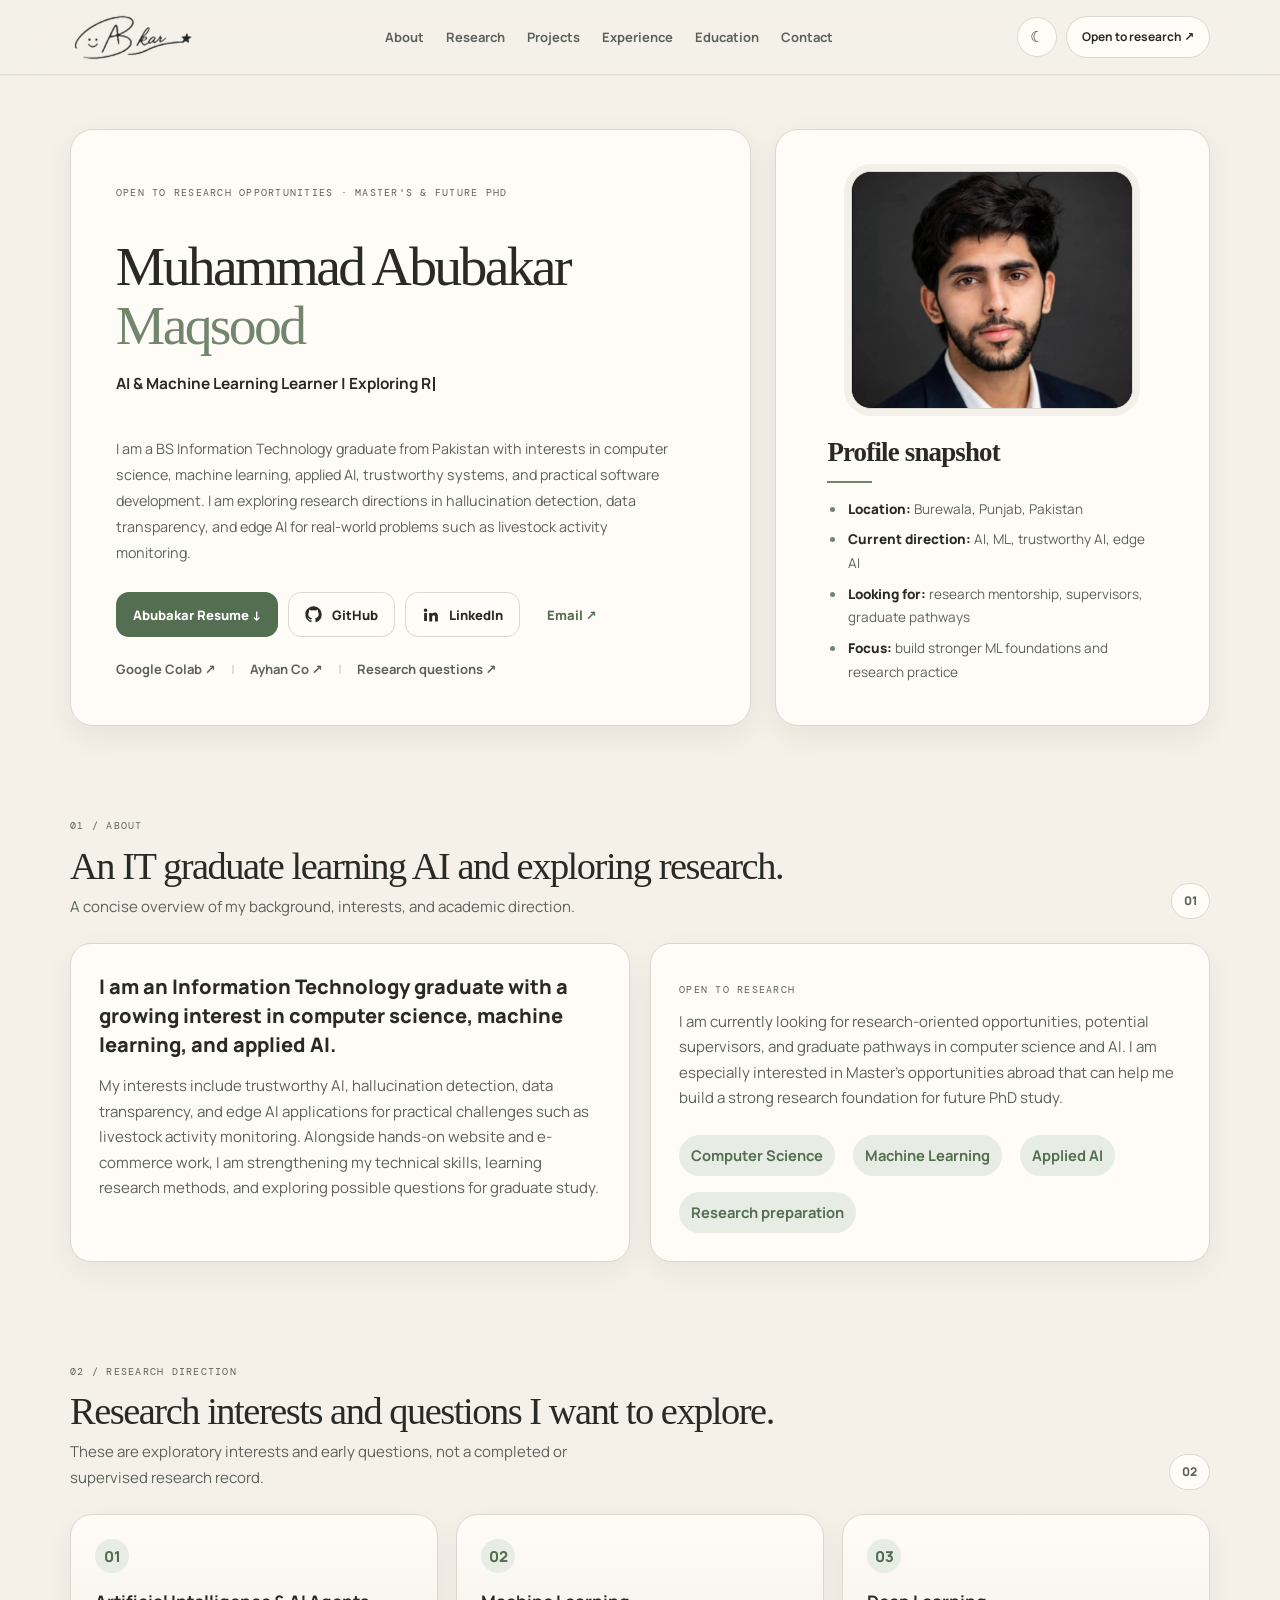
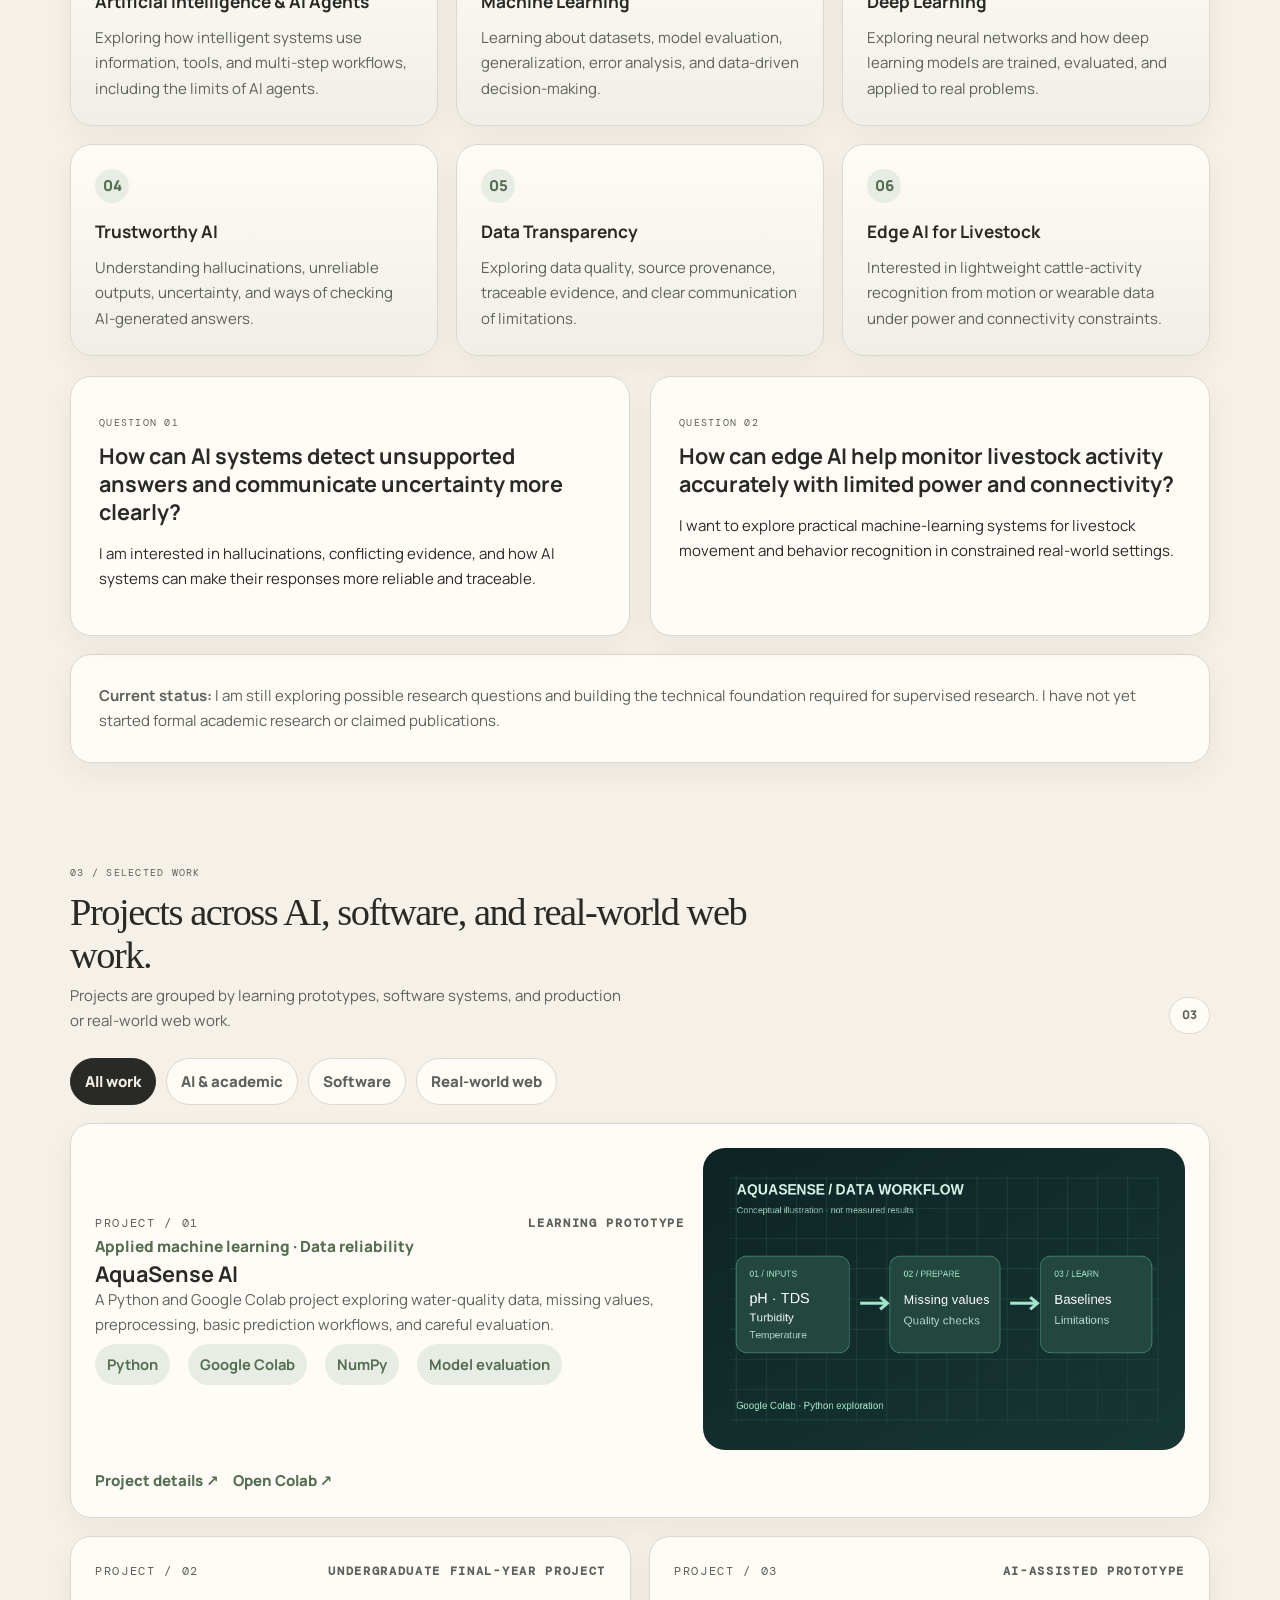
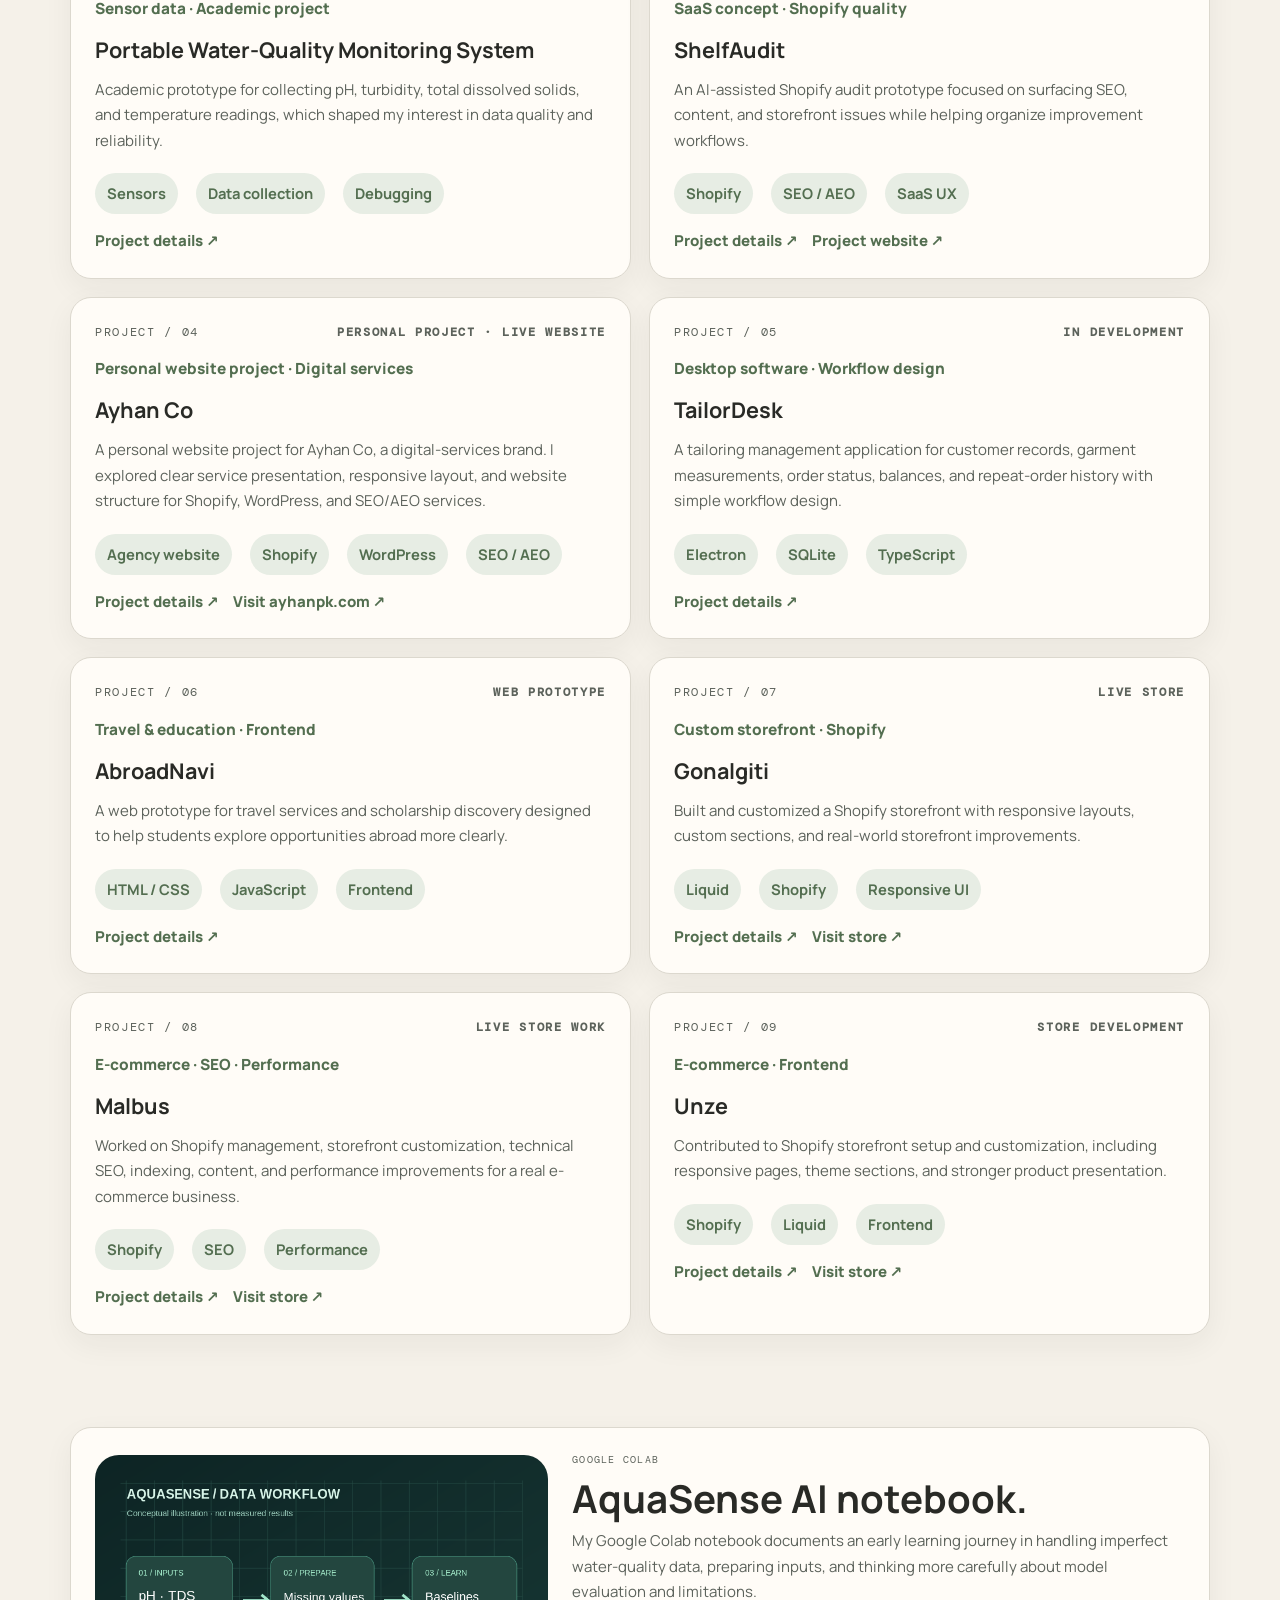
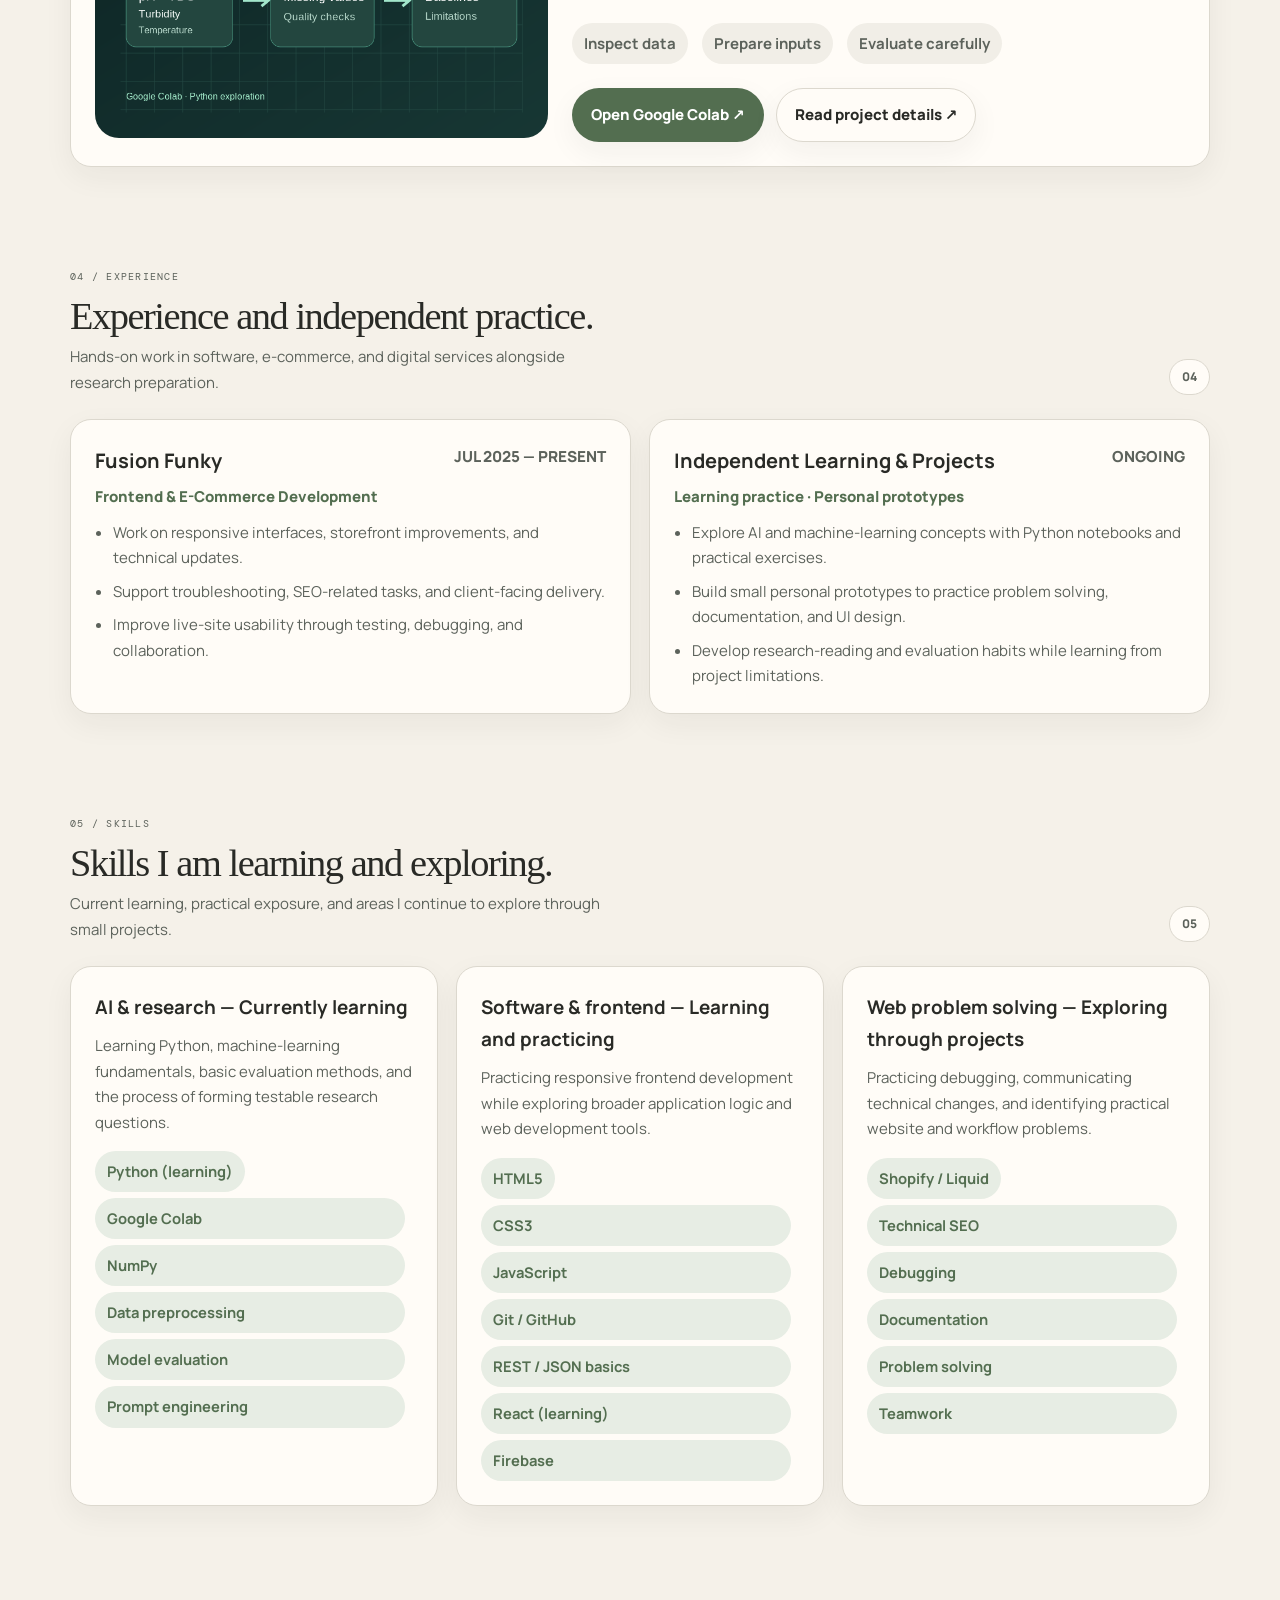
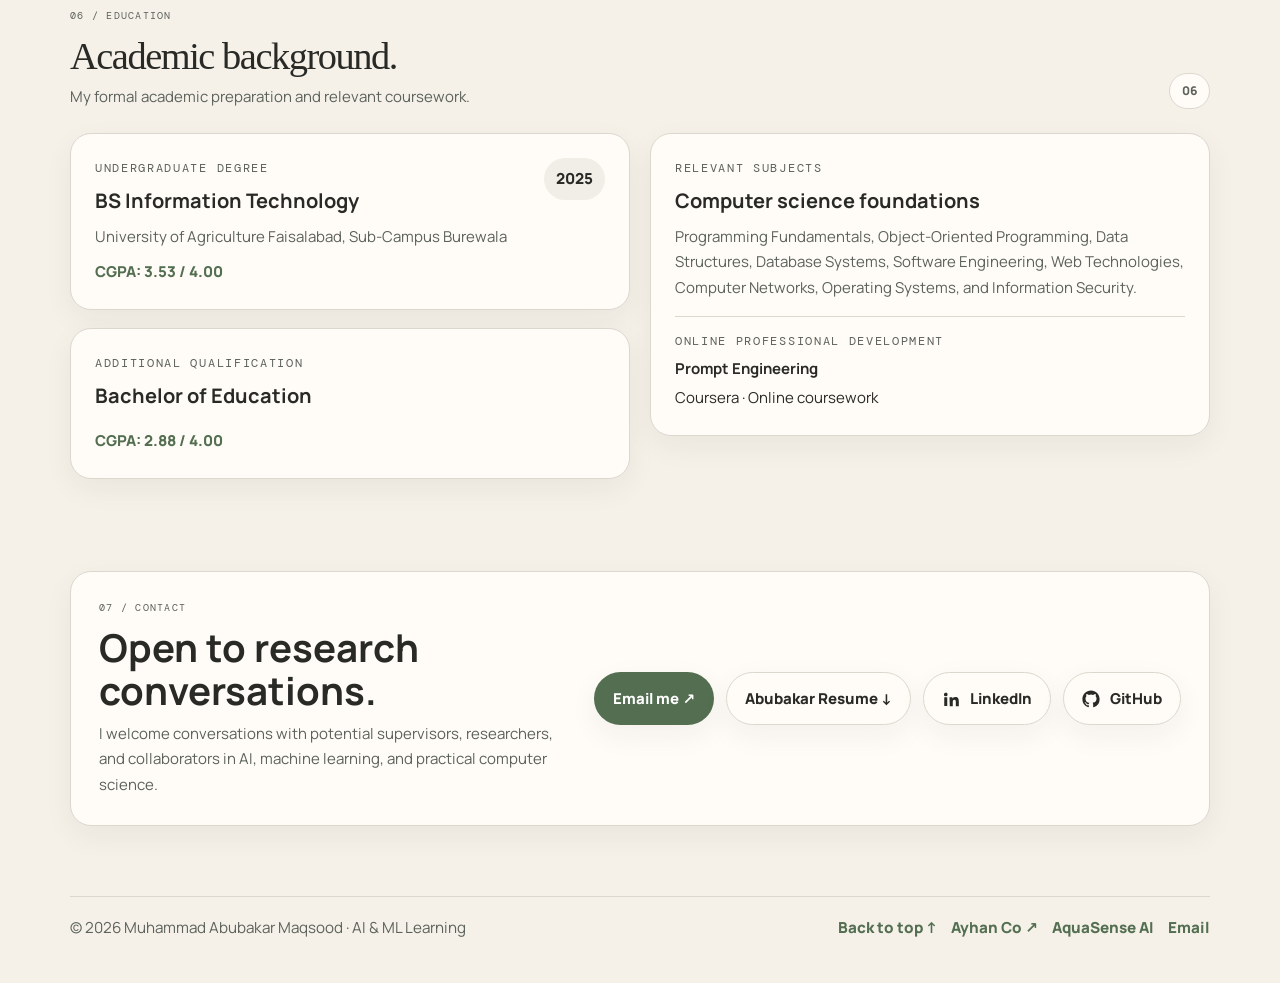
<file: index.html>
<!DOCTYPE html>

<html lang="en">
<head>
<meta charset="utf-8"/>
<meta content="width=device-width, initial-scale=1" name="viewport"/>
<meta content="#f5f1e9" name="theme-color"/>
<meta content="Muhammad Abubakar Maqsood — an Information Technology graduate learning AI and machine learning, exploring research, and interested in trustworthy AI, hallucination detection, data transparency, and edge AI for livestock activity monitoring." name="description"/>
<meta content="Muhammad Abubakar Maqsood" name="author"/>
<meta content="website" property="og:type"/>
<meta content="Muhammad Abubakar Maqsood | AI, ML &amp; Computer Science Portfolio" property="og:title"/>
<meta content="AI &amp; Machine Learning Learner | Exploring Research | Web Development. Open to graduate research opportunities." property="og:description"/>
<meta content="https://abubakar-maqsood.github.io/" property="og:url"/>
<meta content="https://abubakar-maqsood.github.io/static/assets/profile.webp" property="og:image"/>
<meta content="Portrait of Muhammad Abubakar Maqsood" property="og:image:alt"/>
<meta content="summary_large_image" name="twitter:card"/>
<link href="https://abubakar-maqsood.github.io/" rel="canonical"/>
<link href="https://fonts.googleapis.com" rel="preconnect"/>
<link crossorigin="" href="https://fonts.gstatic.com" rel="preconnect"/>
<link href="https://fonts.googleapis.com/css2?family=DM+Mono:wght@400;500&amp;family=Manrope:wght@400;500;600;700;800&amp;display=swap" rel="stylesheet"/>
<script>try{const t=localStorage.getItem('abk-theme-cream-v1');if(t==='dark'||t==='light')document.documentElement.setAttribute('data-theme',t)}catch(e){}</script>
<title>Muhammad Abubakar Maqsood | AI, ML &amp; Computer Science</title>
<script type="application/ld+json">{"@context":"https://schema.org","@type":"Person","name":"Muhammad Abubakar Maqsood","url":"https://abubakar-maqsood.github.io/","description":"BSIT graduate exploring machine learning, trustworthy AI, hallucination detection, data transparency, and edge AI for livestock activity monitoring.","sameAs":["https://github.com/abubakar-maqsood","https://www.linkedin.com/in/abu-ba-kar/"],"knowsAbout":["Machine learning","Applied AI","Trustworthy AI","Edge AI","Livestock activity monitoring","Software development"],"image":"https://abubakar-maqsood.github.io/static/assets/profile.webp"}</script>
<link href="/static/css/site.css" rel="stylesheet"/>
<link href="/favicon.svg" rel="icon" type="image/svg+xml"/>
<link href="/favicon.ico" rel="alternate icon" type="image/x-icon"/>
<link href="/icon-180.png" rel="apple-touch-icon" sizes="180x180"/>
</head>
<body data-backend="static">
<a class="skip-link" href="#main">Skip to content</a>
<header class="site-nav">
<nav aria-label="Main navigation" class="container nav-inner">
<a aria-label="Muhammad Abubakar Maqsood, home" class="brand" href="#top" title="Back to the portfolio homepage">
<img alt="Original handwritten Abubakar signature" class="logo-light-mode brand-mark" height="43" src="/static/assets/abubakar-github-signature-dark.png" width="104"/><img alt="" class="brand-mark logo-dark-mode" height="43" src="/static/assets/abubakar-github-signature-light.png" width="104"/>

</a>
<ul class="nav-links" id="nav-links">
<li><a href="#about">About</a></li>
<li><a href="#research">Research</a></li>
<li><a href="#projects">Projects</a></li>
<li><a href="#experience">Experience</a></li>
<li><a href="#education">Education</a></li>
<li><a href="#contact">Contact</a></li>
</ul>
<div class="nav-actions">
<button aria-label="Switch color theme" class="icon-button" id="theme-toggle" title="Switch color theme" type="button"><span aria-hidden="true" class="theme-icon">◐</span></button>
<a class="nav-connect" href="#contact">Open to research ↗</a>
<button aria-controls="nav-links" aria-expanded="false" aria-label="Open navigation menu" class="icon-button mobile-toggle" id="mobile-toggle" type="button"><span aria-hidden="true" id="menu-icon">☰</span></button>
</div>
</nav>
</header>
<main id="main">
<section aria-labelledby="hero-heading" class="hero" id="top">
<div class="container hero-inner">
<div class="hero-copy" data-reveal="">
<p class="eyebrow">OPEN TO RESEARCH OPPORTUNITIES · MASTER'S &amp; FUTURE PhD</p>
<h1 id="hero-heading">Muhammad Abubakar <span class="accent">Maqsood</span></h1>
<p aria-label="AI &amp; Machine Learning Learner | Exploring Research | Web Development" class="hero-role typewriter-role">
<span aria-hidden="true" class="typewriter-live"><span data-full-text="AI &amp; Machine Learning Learner | Exploring Research | Web Development" id="typewriter-text">AI &amp; Machine Learning Learner | Exploring Research | Web Development</span><span class="typewriter-caret"></span></span>
</p>
<p class="hero-intro">I am a BS Information Technology graduate from Pakistan with interests in computer science, machine learning, applied AI, trustworthy systems, and practical software development. I am exploring research directions in hallucination detection, data transparency, and edge AI for real-world problems such as livestock activity monitoring.</p>
<div class="button-row hero-buttons">
<a class="button button-primary" href="/static/docs/Abubakar%20Resume.pdf">Abubakar Resume ↓</a>
<a class="button button-ghost social-btn" href="https://github.com/abubakar-maqsood" rel="noopener noreferrer" target="_blank"><svg aria-hidden="true" viewbox="0 0 24 24"><path d="M12 .5C5.65.5.5 5.65.5 12a11.5 11.5 0 0 0 7.86 10.92c.58.1.79-.25.79-.56v-2.17c-3.2.7-3.88-1.35-3.88-1.35-.52-1.32-1.27-1.67-1.27-1.67-1.04-.7.08-.69.08-.69 1.15.08 1.76 1.18 1.76 1.18 1.02 1.75 2.68 1.24 3.34.95.1-.74.4-1.24.72-1.53-2.55-.29-5.23-1.27-5.23-5.65 0-1.25.45-2.28 1.18-3.08-.12-.29-.51-1.45.11-3.01 0 0 .97-.31 3.17 1.18a10.95 10.95 0 0 1 5.78 0c2.2-1.49 3.17-1.18 3.17-1.18.62 1.56.23 2.72.12 3.01.73.8 1.17 1.83 1.17 3.08 0 4.39-2.69 5.36-5.25 5.64.41.36.78 1.07.78 2.17v3.22c0 .31.21.67.8.56A11.5 11.5 0 0 0 23.5 12C23.5 5.65 18.35.5 12 .5Z"></path></svg><span>GitHub</span></a>
<a class="button button-ghost social-btn" href="https://www.linkedin.com/in/abu-ba-kar/" rel="noopener noreferrer" target="_blank"><svg aria-hidden="true" viewbox="0 0 24 24"><path d="M4.98 3.5A2.48 2.48 0 1 0 5 8.46a2.48 2.48 0 0 0-.02-4.96ZM3 9.75h4v11.5H3Zm7 0h3.83v1.57h.05c.53-1 1.83-2.07 3.77-2.07 4.03 0 4.77 2.65 4.77 6.1v6.4h-4v-5.67c0-1.35-.03-3.08-1.88-3.08-1.89 0-2.18 1.47-2.18 2.98v5.77h-4Z"></path></svg><span>LinkedIn</span></a>
<a class="button button-text" href="mailto:abubakarbhatti052@gmail.com?subject=Research%20opportunity%20inquiry">Email ↗</a>
</div>
<div class="hero-mini-links">
<a href="https://colab.research.google.com/drive/1Oh5D5iaJGwzidh299dat4t5LgXBINVKG?usp=sharing" rel="noopener noreferrer" target="_blank">Google Colab ↗</a>
<a href="https://ayhanpk.com" rel="noopener noreferrer" target="_blank">Ayhan Co ↗</a>
<a href="/research/">Research questions ↗</a>
</div>
</div>
<aside aria-label="Profile photograph and background" class="profile-card" data-reveal="">
<figure class="profile-figure">
<img alt="Portrait of Muhammad Abubakar Maqsood in a dark blazer" class="profile-image" decoding="async" fetchpriority="high" height="760" loading="eager" src="/static/assets/profile.webp" width="760"/>
</figure>

<div class="profile-content">
<p class="overline">Profile snapshot</p>
<ul class="snapshot-list">
<li><strong>Location:</strong> Burewala, Punjab, Pakistan</li>
<li><strong>Current direction:</strong> AI, ML, trustworthy AI, edge AI</li>
<li><strong>Looking for:</strong> research mentorship, supervisors, graduate pathways</li>
<li><strong>Focus:</strong> build stronger ML foundations and research practice</li>
</ul>
</div>
</aside>
</div>
</section>
<section aria-labelledby="about-title" class="section" id="about">
<div class="container">
<div class="section-header" data-reveal="">
<div class="section-heading-wrap">
<p class="overline">01 / About</p>
<h2 id="about-title">An IT graduate learning AI and exploring research.</h2>
<p class="section-desc">A concise overview of my background, interests, and academic direction.</p>
</div>
<span class="section-num">01</span>
</div>
<div class="about-layout">
<article class="panel" data-reveal="">
<p class="about-lead">I am an Information Technology graduate with a growing interest in computer science, machine learning, and applied AI.</p>
<p class="about-body">My interests include trustworthy AI, hallucination detection, data transparency, and edge AI applications for practical challenges such as livestock activity monitoring. Alongside hands-on website and e-commerce work, I am strengthening my technical skills, learning research methods, and exploring possible questions for graduate study.</p>
</article>
<article class="panel" data-reveal="">
<p class="overline">Open to research</p>
<p class="about-body">I am currently looking for research-oriented opportunities, potential supervisors, and graduate pathways in computer science and AI. I am especially interested in Master's opportunities abroad that can help me build a strong research foundation for future PhD study.</p>
<div class="quick-tags">
<span class="chip">Computer Science</span>
<span class="chip">Machine Learning</span>
<span class="chip">Applied AI</span>
<span class="chip">Research preparation</span>
</div>
</article>
</div>
</div>
</section>
<section aria-labelledby="research-title" class="section research-section" id="research">
<div class="container">
<div class="section-header" data-reveal="">
<div class="section-heading-wrap">
<p class="overline">02 / Research direction</p>
<h2 id="research-title">Research interests and questions I want to explore.</h2>
<p class="section-desc">These are exploratory interests and early questions, not a completed or supervised research record.</p>
</div>
<span class="section-num">02</span>
</div>
<div class="interest-tiles compact" data-reveal=""><article class="interest-tile"><span class="interest-index">01</span><h3>Artificial Intelligence &amp; AI Agents</h3><p>Exploring how intelligent systems use information, tools, and multi-step workflows, including the limits of AI agents.</p></article><article class="interest-tile"><span class="interest-index">02</span><h3>Machine Learning</h3><p>Learning about datasets, model evaluation, generalization, error analysis, and data-driven decision-making.</p></article><article class="interest-tile"><span class="interest-index">03</span><h3>Deep Learning</h3><p>Exploring neural networks and how deep learning models are trained, evaluated, and applied to real problems.</p></article><article class="interest-tile"><span class="interest-index">04</span><h3>Trustworthy AI</h3><p>Understanding hallucinations, unreliable outputs, uncertainty, and ways of checking AI-generated answers.</p></article><article class="interest-tile"><span class="interest-index">05</span><h3>Data Transparency</h3><p>Exploring data quality, source provenance, traceable evidence, and clear communication of limitations.</p></article><article class="interest-tile"><span class="interest-index">06</span><h3>Edge AI for Livestock</h3><p>Interested in lightweight cattle-activity recognition from motion or wearable data under power and connectivity constraints.</p></article></div>
<div class="question-grid">
<article class="question-card panel" data-reveal="">
<p class="overline">Question 01</p>
<h3>How can AI systems detect unsupported answers and communicate uncertainty more clearly?</h3>
<p>I am interested in hallucinations, conflicting evidence, and how AI systems can make their responses more reliable and traceable.</p>
</article>
<article class="question-card panel" data-reveal="">
<p class="overline">Question 02</p>
<h3>How can edge AI help monitor livestock activity accurately with limited power and connectivity?</h3>
<p>I want to explore practical machine-learning systems for livestock movement and behavior recognition in constrained real-world settings.</p>
</article>
</div>
<div class="research-note panel" data-reveal="">
<p><strong>Current status:</strong> I am still exploring possible research questions and building the technical foundation required for supervised research. I have not yet started formal academic research or claimed publications.</p>
</div>
</div>
</section>
<section aria-labelledby="projects-title" class="section" id="projects">
<div class="container">
<div class="section-header" data-reveal="">
<div class="section-heading-wrap">
<p class="overline">03 / Selected work</p>
<h2 id="projects-title">Projects across AI, software, and real-world web work.</h2>
<p class="section-desc">Projects are grouped by learning prototypes, software systems, and production or real-world web work.</p>
</div>
<span class="section-num">03</span>
</div>
<div aria-label="Filter projects" class="filter-controls" role="group">
<button aria-pressed="true" class="filter-button" data-filter="all">All work</button>
<button aria-pressed="false" class="filter-button" data-filter="ai">AI &amp; academic</button>
<button aria-pressed="false" class="filter-button" data-filter="software">Software</button>
<button aria-pressed="false" class="filter-button" data-filter="commerce">Real-world web</button>
</div>
<div class="projects-grid" id="projects-grid">
<article class="project project-feature" data-category="ai" data-reveal="">
<div class="project-description">
<div class="project-top"><span class="project-number">PROJECT / 01</span><span class="project-status">Learning prototype</span></div>
<div class="project-type">Applied machine learning · Data reliability</div>
<h3>AquaSense AI</h3>
<p>A Python and Google Colab project exploring water-quality data, missing values, preprocessing, basic prediction workflows, and careful evaluation.</p>
<div class="project-tags"><span class="chip">Python</span><span class="chip">Google Colab</span><span class="chip">NumPy</span><span class="chip">Model evaluation</span></div>
</div>
<div aria-hidden="true" class="project-preview"><img alt="Illustration of AquaSense AI workflow" class="project-visual" loading="lazy" src="/static/assets/aquasense-preview.png"/></div>
<div class="project-links"><a href="/projects/aquasense-ai/">Project details ↗</a><a href="https://colab.research.google.com/drive/1Oh5D5iaJGwzidh299dat4t5LgXBINVKG?usp=sharing" rel="noopener noreferrer" target="_blank">Open Colab ↗</a></div>
</article>
<article class="project" data-category="ai software" data-reveal="">
<div class="project-top"><span class="project-number">PROJECT / 02</span><span class="project-status">Undergraduate final-year project</span></div>
<div class="project-type">Sensor data · Academic project</div>
<h3>Portable Water-Quality Monitoring System</h3>
<p>Academic prototype for collecting pH, turbidity, total dissolved solids, and temperature readings, which shaped my interest in data quality and reliability.</p>
<div class="project-tags"><span class="chip">Sensors</span><span class="chip">Data collection</span><span class="chip">Debugging</span></div>
<div class="project-links"><a href="/projects/water-quality-monitor/">Project details ↗</a></div>
</article>
<article class="project" data-category="software commerce" data-reveal="">
<div class="project-top"><span class="project-number">PROJECT / 03</span><span class="project-status">AI-assisted prototype</span></div>
<div class="project-type">SaaS concept · Shopify quality</div>
<h3>ShelfAudit</h3>
<p>An AI-assisted Shopify audit prototype focused on surfacing SEO, content, and storefront issues while helping organize improvement workflows.</p>
<div class="project-tags"><span class="chip">Shopify</span><span class="chip">SEO / AEO</span><span class="chip">SaaS UX</span></div>
<div class="project-links"><a href="/projects/shelfaudit/">Project details ↗</a><a href="https://www.shelfaudit.app/" rel="noopener noreferrer" target="_blank">Project website ↗</a></div>
</article>
<article class="project" data-category="software commerce" data-reveal="">
<div class="project-top"><span class="project-number">PROJECT / 04</span><span class="project-status">Personal project · Live website</span></div>
<div class="project-type">Personal website project · Digital services</div>
<h3>Ayhan Co</h3>
<p>A personal website project for Ayhan Co, a digital-services brand. I explored clear service presentation, responsive layout, and website structure for Shopify, WordPress, and SEO/AEO services.</p>
<div class="project-tags"><span class="chip">Agency website</span><span class="chip">Shopify</span><span class="chip">WordPress</span><span class="chip">SEO / AEO</span></div>
<div class="project-links"><a href="/projects/ayhan-co/">Project details ↗</a><a href="https://ayhanpk.com" rel="noopener noreferrer" target="_blank">Visit ayhanpk.com ↗</a></div>
</article>
<article class="project" data-category="software" data-reveal="">
<div class="project-top"><span class="project-number">PROJECT / 05</span><span class="project-status">In development</span></div>
<div class="project-type">Desktop software · Workflow design</div>
<h3>TailorDesk</h3>
<p>A tailoring management application for customer records, garment measurements, order status, balances, and repeat-order history with simple workflow design.</p>
<div class="project-tags"><span class="chip">Electron</span><span class="chip">SQLite</span><span class="chip">TypeScript</span></div>
<div class="project-links"><a href="/projects/tailordesk/">Project details ↗</a></div>
</article>
<article class="project" data-category="software" data-reveal="">
<div class="project-top"><span class="project-number">PROJECT / 06</span><span class="project-status">Web prototype</span></div>
<div class="project-type">Travel &amp; education · Frontend</div>
<h3>AbroadNavi</h3>
<p>A web prototype for travel services and scholarship discovery designed to help students explore opportunities abroad more clearly.</p>
<div class="project-tags"><span class="chip">HTML / CSS</span><span class="chip">JavaScript</span><span class="chip">Frontend</span></div>
<div class="project-links"><a href="/projects/abroadnavi/">Project details ↗</a></div>
</article>
<article class="project" data-category="commerce" data-reveal="">
<div class="project-top"><span class="project-number">PROJECT / 07</span><span class="project-status">Live store</span></div>
<div class="project-type">Custom storefront · Shopify</div>
<h3>Gonalgiti</h3>
<p>Built and customized a Shopify storefront with responsive layouts, custom sections, and real-world storefront improvements.</p>
<div class="project-tags"><span class="chip">Liquid</span><span class="chip">Shopify</span><span class="chip">Responsive UI</span></div>
<div class="project-links"><a href="/projects/gonalgiti/">Project details ↗</a><a href="https://gonalgiti.com/" rel="noopener noreferrer" target="_blank">Visit store ↗</a></div>
</article>
<article class="project" data-category="commerce" data-reveal="">
<div class="project-top"><span class="project-number">PROJECT / 08</span><span class="project-status">Live store work</span></div>
<div class="project-type">E-commerce · SEO · Performance</div>
<h3>Malbus</h3>
<p>Worked on Shopify management, storefront customization, technical SEO, indexing, content, and performance improvements for a real e-commerce business.</p>
<div class="project-tags"><span class="chip">Shopify</span><span class="chip">SEO</span><span class="chip">Performance</span></div>
<div class="project-links"><a href="/projects/malbus/">Project details ↗</a><a href="https://www.bymalbus.com/" rel="noopener noreferrer" target="_blank">Visit store ↗</a></div>
</article>
<article class="project" data-category="commerce" data-reveal="">
<div class="project-top"><span class="project-number">PROJECT / 09</span><span class="project-status">Store development</span></div>
<div class="project-type">E-commerce · Frontend</div>
<h3>Unze</h3>
<p>Contributed to Shopify storefront setup and customization, including responsive pages, theme sections, and stronger product presentation.</p>
<div class="project-tags"><span class="chip">Shopify</span><span class="chip">Liquid</span><span class="chip">Frontend</span></div>
<div class="project-links"><a href="/projects/unze/">Project details ↗</a><a href="https://unze.com.pk/" rel="noopener noreferrer" target="_blank">Visit store ↗</a></div>
</article>
</div>
</div>
</section>
<section aria-labelledby="notebook-title" class="section notebook-section" id="notebook">
<div class="container">
<div class="notebook-feature" data-reveal="">
<div class="notebook-image"><img alt="Concept visual for AquaSense AI" loading="lazy" src="/static/assets/aquasense-preview.png"/></div>
<div class="notebook-info">
<p class="overline">Google Colab</p>
<h2 id="notebook-title">AquaSense AI notebook.</h2>
<p>My Google Colab notebook documents an early learning journey in handling imperfect water-quality data, preparing inputs, and thinking more carefully about model evaluation and limitations.</p>
<div class="notebook-steps"><span>Inspect data</span><span>Prepare inputs</span><span>Evaluate carefully</span></div>
<div class="button-row"><a class="button button-primary" href="https://colab.research.google.com/drive/1Oh5D5iaJGwzidh299dat4t5LgXBINVKG?usp=sharing" rel="noopener noreferrer" target="_blank">Open Google Colab ↗</a><a class="button button-ghost" href="/projects/aquasense-ai/">Read project details ↗</a></div>
</div>
</div>
</div>
</section>
<section aria-labelledby="experience-title" class="section" id="experience">
<div class="container">
<div class="section-header" data-reveal="">
<div class="section-heading-wrap">
<p class="overline">04 / Experience</p>
<h2 id="experience-title">Experience and independent practice.</h2>
<p class="section-desc">Hands-on work in software, e-commerce, and digital services alongside research preparation.</p>
</div>
<span class="section-num">04</span>
</div>
<div class="timeline">
<article class="timeline-item" data-reveal="">
<div class="timeline-head"><h3>Fusion Funky</h3><span>JUL 2025 — PRESENT</span></div>
<p class="timeline-role">Frontend &amp; E-Commerce Development</p>
<ul class="bullets">
<li>Work on responsive interfaces, storefront improvements, and technical updates.</li>
<li>Support troubleshooting, SEO-related tasks, and client-facing delivery.</li>
<li>Improve live-site usability through testing, debugging, and collaboration.</li>
</ul>
</article>
<article class="timeline-item" data-reveal="">
<div class="timeline-head"><h3>Independent Learning &amp; Projects</h3><span>ONGOING</span></div>
<p class="timeline-role">Learning practice · Personal prototypes</p>
<ul class="bullets">
<li>Explore AI and machine-learning concepts with Python notebooks and practical exercises.</li>
<li>Build small personal prototypes to practice problem solving, documentation, and UI design.</li>
<li>Develop research-reading and evaluation habits while learning from project limitations.</li>
</ul>
</article>
</div>
</div>
</section>
<section aria-labelledby="skills-title" class="section" id="skills">
<div class="container">
<div class="section-header" data-reveal="">
<div class="section-heading-wrap">
<p class="overline">05 / Skills</p>
<h2 id="skills-title">Skills I am learning and exploring.</h2>
<p class="section-desc">Current learning, practical exposure, and areas I continue to explore through small projects.</p>
</div>
<span class="section-num">05</span>
</div>
<div class="skills-grid">
<article class="skill-panel" data-reveal="">
<h3>AI &amp; research — Currently learning</h3>
<p>Learning Python, machine-learning fundamentals, basic evaluation methods, and the process of forming testable research questions.</p>
<div><span class="chip">Python (learning)</span><span class="chip">Google Colab</span><span class="chip">NumPy</span><span class="chip">Data preprocessing</span><span class="chip">Model evaluation</span><span class="chip">Prompt engineering</span></div>
</article>
<article class="skill-panel" data-reveal="">
<h3>Software &amp; frontend — Learning and practicing</h3>
<p>Practicing responsive frontend development while exploring broader application logic and web development tools.</p>
<div><span class="chip">HTML5</span><span class="chip">CSS3</span><span class="chip">JavaScript</span><span class="chip">Git / GitHub</span><span class="chip">REST / JSON basics</span><span class="chip">React (learning)</span><span class="chip">Firebase</span></div>
</article>
<article class="skill-panel" data-reveal="">
<h3>Web problem solving — Exploring through projects</h3>
<p>Practicing debugging, communicating technical changes, and identifying practical website and workflow problems.</p>
<div><span class="chip">Shopify / Liquid</span><span class="chip">Technical SEO</span><span class="chip">Debugging</span><span class="chip">Documentation</span><span class="chip">Problem solving</span><span class="chip">Teamwork</span></div>
</article>
</div>
</div>
</section>
<section aria-labelledby="education-title" class="section" id="education">
<div class="container">
<div class="section-header" data-reveal="">
<div class="section-heading-wrap">
<p class="overline">06 / Education</p>
<h2 id="education-title">Academic background.</h2>
<p class="section-desc">My formal academic preparation and relevant coursework.</p>
</div>
<span class="section-num">06</span>
</div>
<div class="education-grid">
<div class="education-main">
<article class="edu-panel" data-reveal="">
<div class="edu-top"><div><div class="edu-label">Undergraduate degree</div><h3>BS Information Technology</h3></div><span class="edu-year">2025</span></div>
<p>University of Agriculture Faisalabad, Sub-Campus Burewala</p>
<p class="edu-highlight">CGPA: 3.53 / 4.00</p>
</article>
<article class="edu-panel" data-reveal="">
<div class="edu-top"><div><div class="edu-label">Additional qualification</div><h3>Bachelor of Education</h3></div></div>
<p class="edu-highlight">CGPA: 2.88 / 4.00</p>
</article>
</div>
<article class="edu-panel" data-reveal="">
<div class="edu-label">Relevant subjects</div>
<h3>Computer science foundations</h3>
<p>Programming Fundamentals, Object-Oriented Programming, Data Structures, Database Systems, Software Engineering, Web Technologies, Computer Networks, Operating Systems, and Information Security.</p>
<div class="course-block">
<div class="edu-label">Online professional development</div>
<strong>Prompt Engineering</strong>
<span>Coursera · Online coursework</span>
</div>
</article>
</div>
</div>
</section>
<section aria-labelledby="contact-title" class="section" id="contact">
<div class="container">
<div class="contact-box" data-reveal="">
<div>
<p class="overline">07 / Contact</p>
<h2 id="contact-title">Open to research conversations.</h2>
<p>I welcome conversations with potential supervisors, researchers, and collaborators in AI, machine learning, and practical computer science.</p>
</div>
<div class="contact-buttons">
<a class="button button-primary" href="mailto:abubakarbhatti052@gmail.com?subject=Research%20opportunity%20inquiry">Email me ↗</a>
<a class="button button-ghost" href="/static/docs/Abubakar%20Resume.pdf">Abubakar Resume ↓</a>
<a class="button button-ghost social-btn" href="https://www.linkedin.com/in/abu-ba-kar/" rel="noopener noreferrer" target="_blank"><svg aria-hidden="true" viewbox="0 0 24 24"><path d="M4.98 3.5A2.48 2.48 0 1 0 5 8.46a2.48 2.48 0 0 0-.02-4.96ZM3 9.75h4v11.5H3Zm7 0h3.83v1.57h.05c.53-1 1.83-2.07 3.77-2.07 4.03 0 4.77 2.65 4.77 6.1v6.4h-4v-5.67c0-1.35-.03-3.08-1.88-3.08-1.89 0-2.18 1.47-2.18 2.98v5.77h-4Z"></path></svg><span>LinkedIn</span></a>
<a class="button button-ghost social-btn" href="https://github.com/abubakar-maqsood" rel="noopener noreferrer" target="_blank"><svg aria-hidden="true" viewbox="0 0 24 24"><path d="M12 .5C5.65.5.5 5.65.5 12a11.5 11.5 0 0 0 7.86 10.92c.58.1.79-.25.79-.56v-2.17c-3.2.7-3.88-1.35-3.88-1.35-.52-1.32-1.27-1.67-1.27-1.67-1.04-.7.08-.69.08-.69 1.15.08 1.76 1.18 1.76 1.18 1.02 1.75 2.68 1.24 3.34.95.1-.74.4-1.24.72-1.53-2.55-.29-5.23-1.27-5.23-5.65 0-1.25.45-2.28 1.18-3.08-.12-.29-.51-1.45.11-3.01 0 0 .97-.31 3.17 1.18a10.95 10.95 0 0 1 5.78 0c2.2-1.49 3.17-1.18 3.17-1.18.62 1.56.23 2.72.12 3.01.73.8 1.17 1.83 1.17 3.08 0 4.39-2.69 5.36-5.25 5.64.41.36.78 1.07.78 2.17v3.22c0 .31.21.67.8.56A11.5 11.5 0 0 0 23.5 12C23.5 5.65 18.35.5 12 .5Z"></path></svg><span>GitHub</span></a>
</div>
</div>
</div>
</section>
</main>
<footer>
<div class="container footer-row">
<div>© <span id="year">2026</span> Muhammad Abubakar Maqsood · AI &amp; ML Learning</div>
<div class="footer-links">
<a href="#top">Back to top ↑</a>
<a href="https://ayhanpk.com" rel="noopener noreferrer" target="_blank">Ayhan Co ↗</a>
<a href="/projects/aquasense-ai/">AquaSense AI</a>
<a href="mailto:abubakarbhatti052@gmail.com">Email</a>
</div>
</div>
</footer>
<script defer="" src="/static/js/site.js"></script>
</body>
</html>
</file>
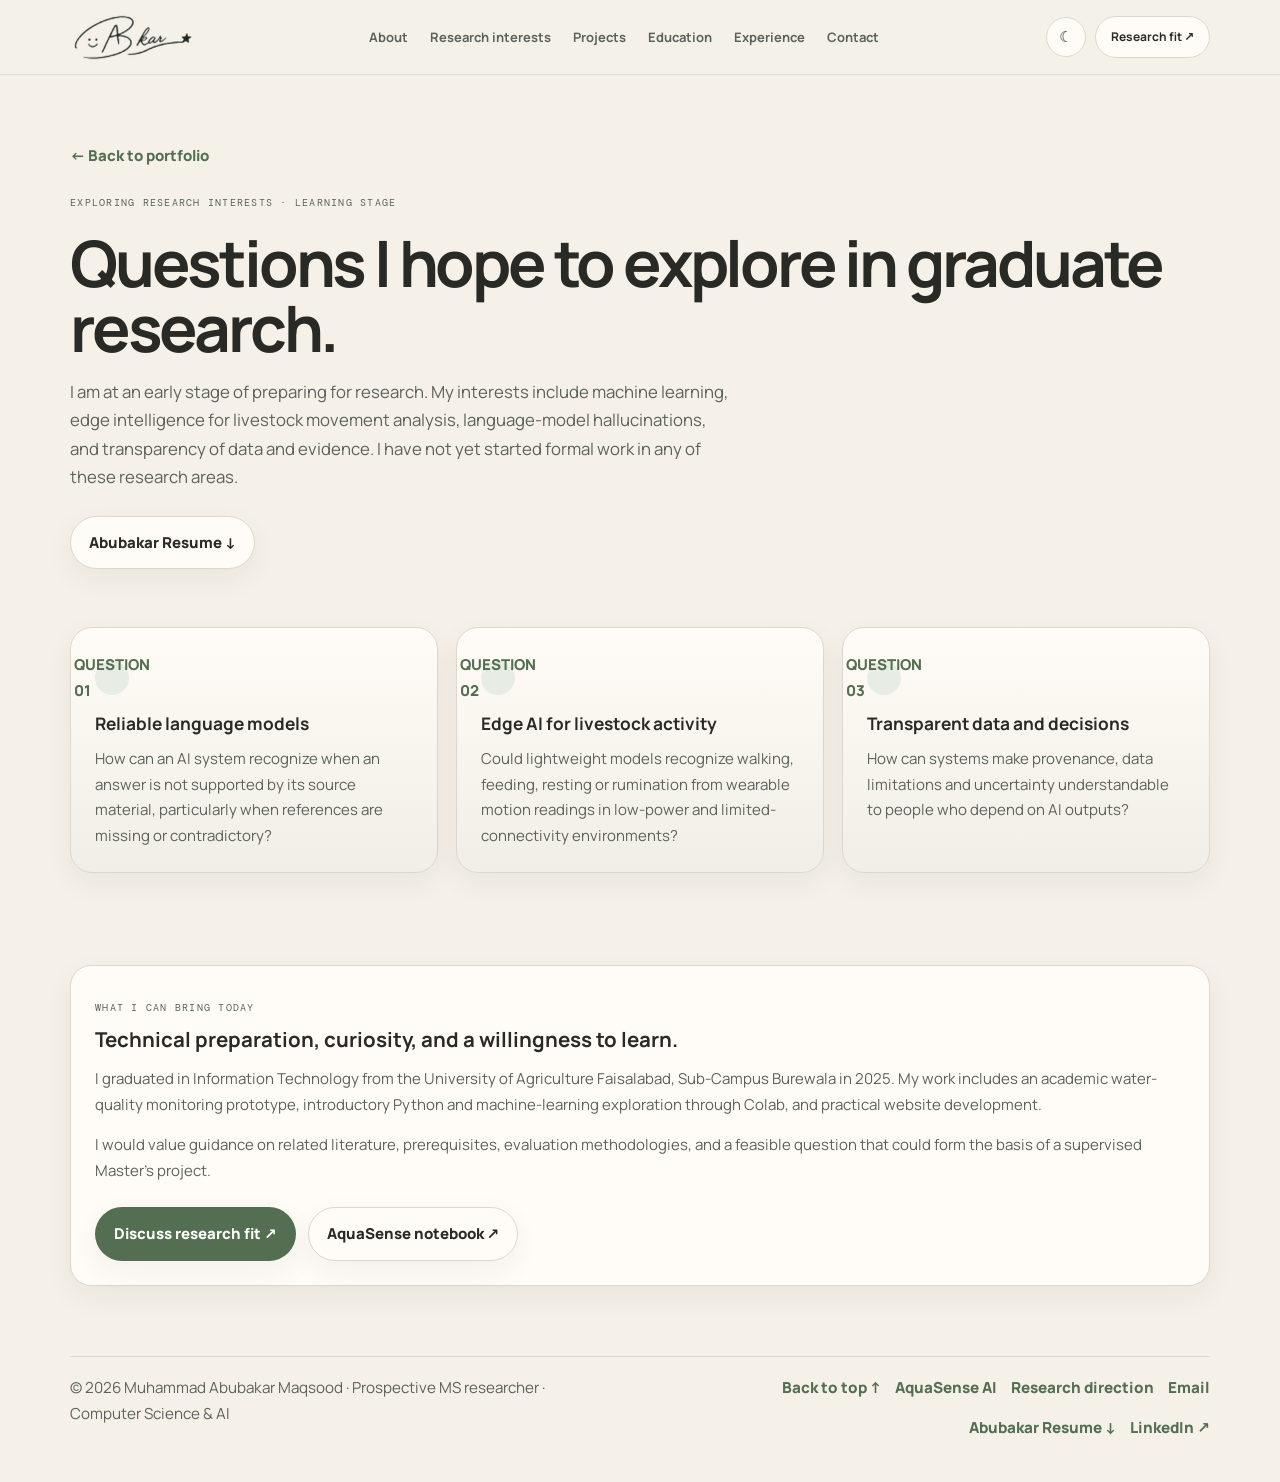
<file: research/index.html>
<!DOCTYPE html>

<html lang="en"><head><meta charset="utf-8"/><meta content="width=device-width,initial-scale=1" name="viewport"/><title>Research Interests | Muhammad Abubakar Maqsood</title><meta content="Proposed graduate research into evidence-aware uncertainty and the evaluation of LLM answers." name="description"/><link href="https://fonts.googleapis.com" rel="preconnect"/><link crossorigin="" href="https://fonts.gstatic.com" rel="preconnect"/><link href="https://fonts.googleapis.com/css2?family=DM+Mono:wght@400;500&amp;family=Manrope:wght@400;500;600;700;800&amp;display=swap" rel="stylesheet"/><script>try{const t=localStorage.getItem('abk-theme-cream-v1');if(t==='dark'||t==='light')document.documentElement.setAttribute('data-theme',t)}catch(e){}</script><link href="/static/css/site.css" rel="stylesheet"/><link href="/favicon.svg" rel="icon" type="image/svg+xml"/>
<link href="/favicon.ico" rel="alternate icon" type="image/x-icon"/>
<link href="/icon-180.png" rel="apple-touch-icon" sizes="180x180"/>
</head>
<body><a class="skip-link" href="#main-content">Skip to content</a><header class="site-nav">
<nav aria-label="Main navigation" class="container nav-inner">
<a aria-label="Muhammad Abubakar Maqsood, home" class="brand" href="/" title="Back to the portfolio homepage">
<img alt="Original handwritten Abubakar signature" class="logo-light-mode brand-mark" height="43" src="/static/assets/abubakar-github-signature-dark.png" width="104"/><img alt="" class="brand-mark logo-dark-mode" height="43" src="/static/assets/abubakar-github-signature-light.png" width="104"/>

</a>
<ul class="nav-links" id="nav-links"><li><a href="/#about">About</a></li><li><a href="/#research">Research interests</a></li><li><a href="/#projects">Projects</a></li><li><a href="/#education">Education</a></li><li><a href="/#experience">Experience</a></li><li><a href="/#contact">Contact</a></li></ul>
<div class="nav-actions">
<button aria-label="Switch color theme" class="icon-button" id="theme-toggle" title="Switch color theme" type="button"><span aria-hidden="true" class="theme-icon">◐</span></button>
<a class="nav-connect" href="/#contact">Research fit ↗</a>
<button aria-controls="nav-links" aria-expanded="false" aria-label="Open navigation menu" class="icon-button mobile-toggle" id="mobile-toggle" type="button"><span aria-hidden="true" id="menu-icon">☰</span></button>
</div>
</nav>
</header><main id="main-content"><section class="detail-hero"><div class="container"><a class="detail-back" href="/">← Back to portfolio</a><p class="overline" style="margin-top:26px">Exploring research interests · Learning stage</p><h1>Questions I hope to explore in graduate research.</h1><p class="detail-subhead">I am at an early stage of preparing for research. My interests include machine learning, edge intelligence for livestock movement analysis, language-model hallucinations, and transparency of data and evidence. I have not yet started formal work in any of these research areas.</p><div class="button-row"><a class="button button-ghost" download="" href="/static/docs/Abubakar%20Resume.pdf">Abubakar Resume ↓</a></div></div></section>
<section class="section"><div class="container"><div class="interest-tiles">
<article class="interest-tile"><span class="interest-index">QUESTION 01</span><h3>Reliable language models</h3><p>How can an AI system recognize when an answer is not supported by its source material, particularly when references are missing or contradictory?</p></article>
<article class="interest-tile"><span class="interest-index">QUESTION 02</span><h3>Edge AI for livestock activity</h3><p>Could lightweight models recognize walking, feeding, resting or rumination from wearable motion readings in low-power and limited-connectivity environments?</p></article>
<article class="interest-tile"><span class="interest-index">QUESTION 03</span><h3>Transparent data and decisions</h3><p>How can systems make provenance, data limitations and uncertainty understandable to people who depend on AI outputs?</p></article>
</div></div></section>
<section class="section" style="background:var(--bg-soft)"><div class="container"><article class="detail-panel"><p class="overline">What I can bring today</p><h2>Technical preparation, curiosity, and a willingness to learn.</h2><p>I graduated in Information Technology from the University of Agriculture Faisalabad, Sub-Campus Burewala in 2025. My work includes an academic water-quality monitoring prototype, introductory Python and machine-learning exploration through Colab, and practical website development.</p><p>I would value guidance on related literature, prerequisites, evaluation methodologies, and a feasible question that could form the basis of a supervised Master's project.</p><div class="button-row" style="margin-top:24px"><a class="button button-primary" href="mailto:abubakarbhatti052@gmail.com?subject=Graduate%20research%20opportunity">Discuss research fit ↗</a><a class="button button-ghost" href="https://colab.research.google.com/drive/1Oh5D5iaJGwzidh299dat4t5LgXBINVKG?usp=sharing" rel="noopener noreferrer" target="_blank">AquaSense notebook ↗</a></div></article></div></section>
</main><footer><div class="container footer-row"><div>© <span id="year">2026</span> Muhammad Abubakar Maqsood · Prospective MS researcher · Computer Science &amp; AI</div><div class="footer-links"><a href="/#top">Back to top ↑</a><a href="/projects/aquasense-ai/">AquaSense AI</a><a href="/#research">Research direction</a><a href="mailto:abubakarbhatti052@gmail.com">Email</a><a download="" href="/static/docs/Abubakar%20Resume.pdf">Abubakar Resume ↓</a><a href="https://www.linkedin.com/in/abu-ba-kar/" rel="noopener noreferrer" target="_blank">LinkedIn ↗</a></div></div></footer><script defer="" src="/static/js/site.js"></script></body></html>
</file>
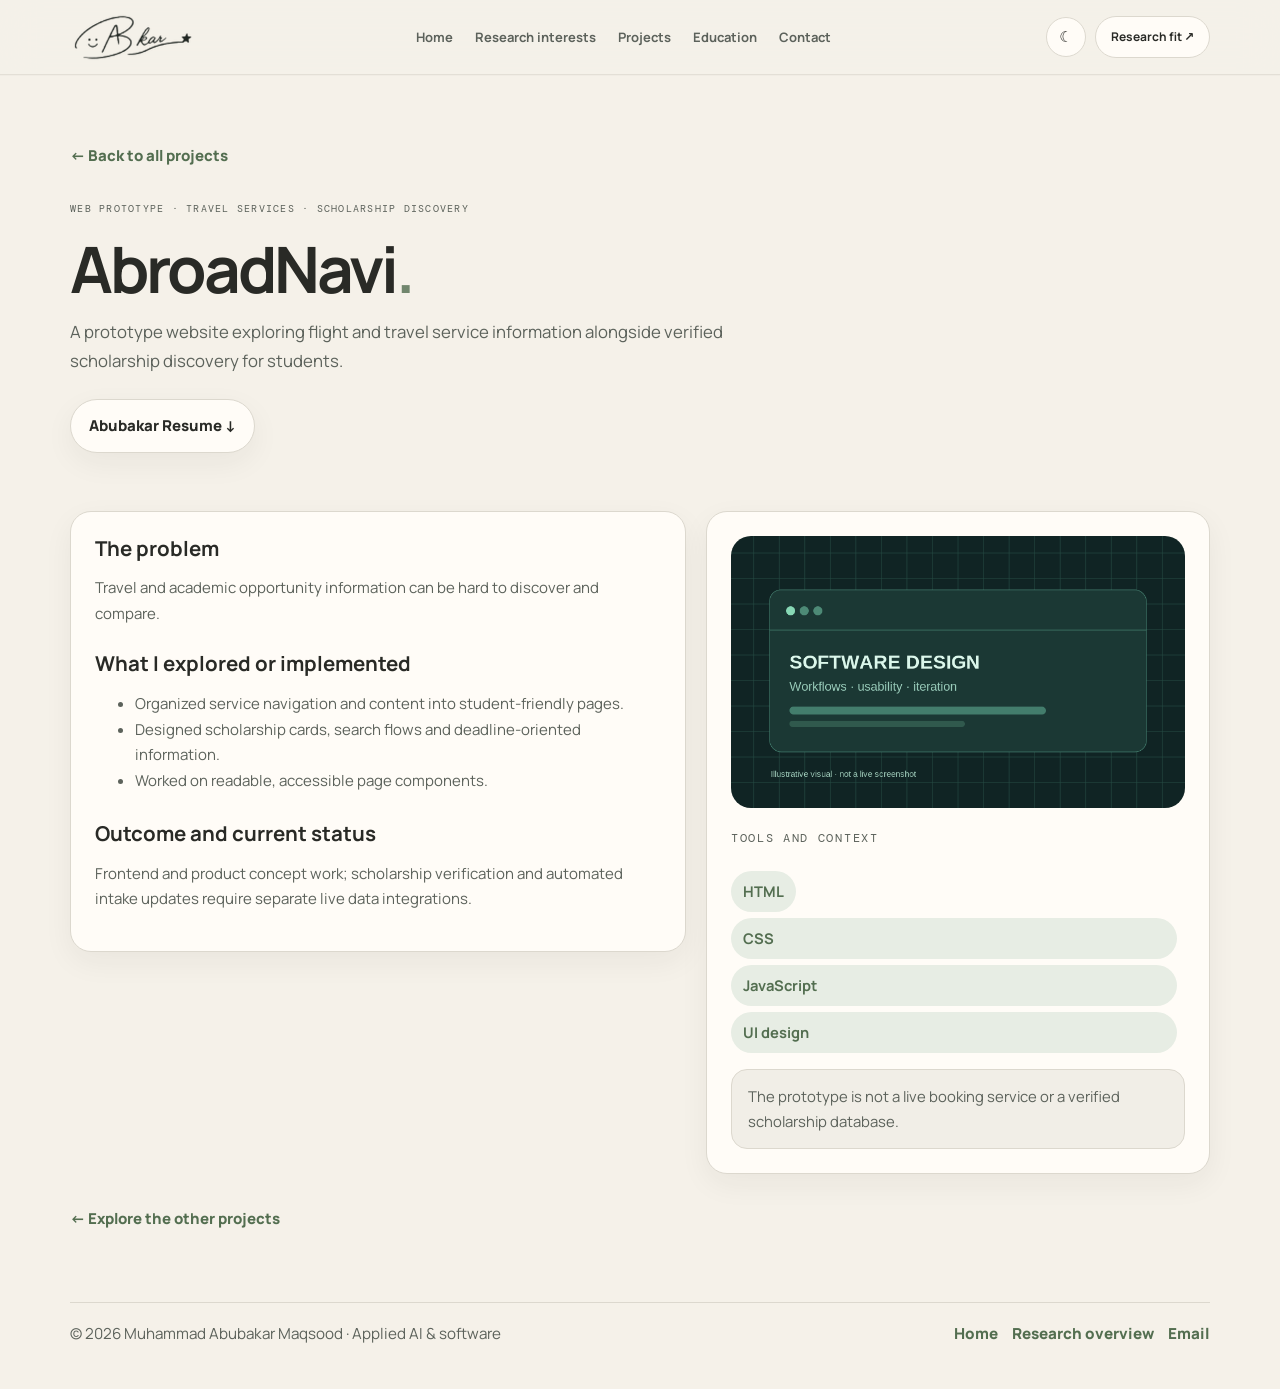
<file: projects/abroadnavi/index.html>
<!DOCTYPE html>

<html lang="en"><head><meta charset="utf-8"/><meta content="width=device-width,initial-scale=1" name="viewport"/>
<meta content="#f5f1e9" name="theme-color"/><meta content="AbroadNavi — A prototype website exploring flight and travel service information alongside verified scholarship discovery for students." name="description"/>
<title>AbroadNavi | Muhammad Abubakar Maqsood</title>
<link href="https://fonts.googleapis.com" rel="preconnect"/><link crossorigin="" href="https://fonts.gstatic.com" rel="preconnect"/><link href="https://fonts.googleapis.com/css2?family=DM+Mono:wght@400;500&amp;family=Manrope:wght@400;500;600;700;800&amp;display=swap" rel="stylesheet"/>
<script>try{const t=localStorage.getItem('abk-theme-cream-v1');if(t==='dark'||t==='light')document.documentElement.setAttribute('data-theme',t)}catch(e){}</script>
<link href="/static/css/site.css" rel="stylesheet"/><link href="/favicon.svg" rel="icon" type="image/svg+xml"/>
<link href="/favicon.ico" rel="alternate icon" type="image/x-icon"/>
<link href="/icon-180.png" rel="apple-touch-icon" sizes="180x180"/>
</head><body data-backend="static">
<a class="skip-link" href="#main">Skip to content</a>
<header class="site-nav"><nav aria-label="Main navigation" class="container nav-inner"><a class="brand" href="/" title="Back to the portfolio homepage"><img alt="Original handwritten Abubakar signature" class="logo-light-mode brand-mark" height="43" src="/static/assets/abubakar-github-signature-dark.png" width="104"/><img alt="" class="brand-mark logo-dark-mode" height="43" src="/static/assets/abubakar-github-signature-light.png" width="104"/></a>
<ul class="nav-links" id="nav-links"><li><a href="/">Home</a></li><li><a href="/#research">Research interests</a></li><li><a href="/#projects">Projects</a></li><li><a href="/#education">Education</a></li><li><a href="/#contact">Contact</a></li></ul>
<div class="nav-actions"><button aria-label="Switch theme" class="icon-button" id="theme-toggle" type="button"><span aria-hidden="true" class="theme-icon">◐</span></button><a class="nav-connect" href="/#contact">Research fit ↗</a><button aria-controls="nav-links" aria-expanded="false" aria-label="Open menu" class="icon-button mobile-toggle" id="mobile-toggle" type="button"><span aria-hidden="true" id="menu-icon">☰</span></button></div></nav></header>
<main id="main"><section class="detail-hero"><div class="container"><a class="detail-back" href="/#projects">← Back to all projects</a><p class="overline" style="margin-top:32px">Web prototype · Travel services · Scholarship discovery</p><h1>AbroadNavi<span style="color:var(--accent)">.</span></h1><p class="detail-subhead">A prototype website exploring flight and travel service information alongside verified scholarship discovery for students.</p><div class="button-row"><a class="button button-ghost" download="" href="/static/docs/Abubakar%20Resume.pdf">Abubakar Resume ↓</a></div></div></section>
<section class="section"><div class="container detail-layout"><div>
<article class="detail-panel"><h2>The problem</h2><p>Travel and academic opportunity information can be hard to discover and compare.</p><h2 style="margin-top:25px">What I explored or implemented</h2><ul><li>Organized service navigation and content into student-friendly pages.</li><li>Designed scholarship cards, search flows and deadline-oriented information.</li><li>Worked on readable, accessible page components.</li></ul><h2 style="margin-top:28px">Outcome and current status</h2><p>Frontend and product concept work; scholarship verification and automated intake updates require separate live data integrations.</p></article>
</div><aside class="detail-aside"><article class="detail-panel"><img alt="Conceptual visual for AbroadNavi; not a real application screenshot" class="detail-art" loading="eager" src="/static/assets/software-preview.png"/><span class="detail-kicker">Tools and context</span><div style="margin:15px 0"><span class="chip">HTML</span><span class="chip">CSS</span><span class="chip">JavaScript</span><span class="chip">UI design</span></div><div class="notice">The prototype is not a live booking service or a verified scholarship database.</div></article></aside></div>
<div class="container" style="margin-top:32px"><a class="detail-back" href="/#projects">← Explore the other projects</a></div></section></main>
<footer><div class="container footer-row"><div>© <span id="year">2026</span> Muhammad Abubakar Maqsood · Applied AI &amp; software</div><div class="footer-links"><a href="/">Home</a><a href="/research/">Research overview</a><a href="mailto:abubakarbhatti052@gmail.com">Email</a></div></div></footer><script defer="" src="/static/js/site.js"></script></body></html>
</file>
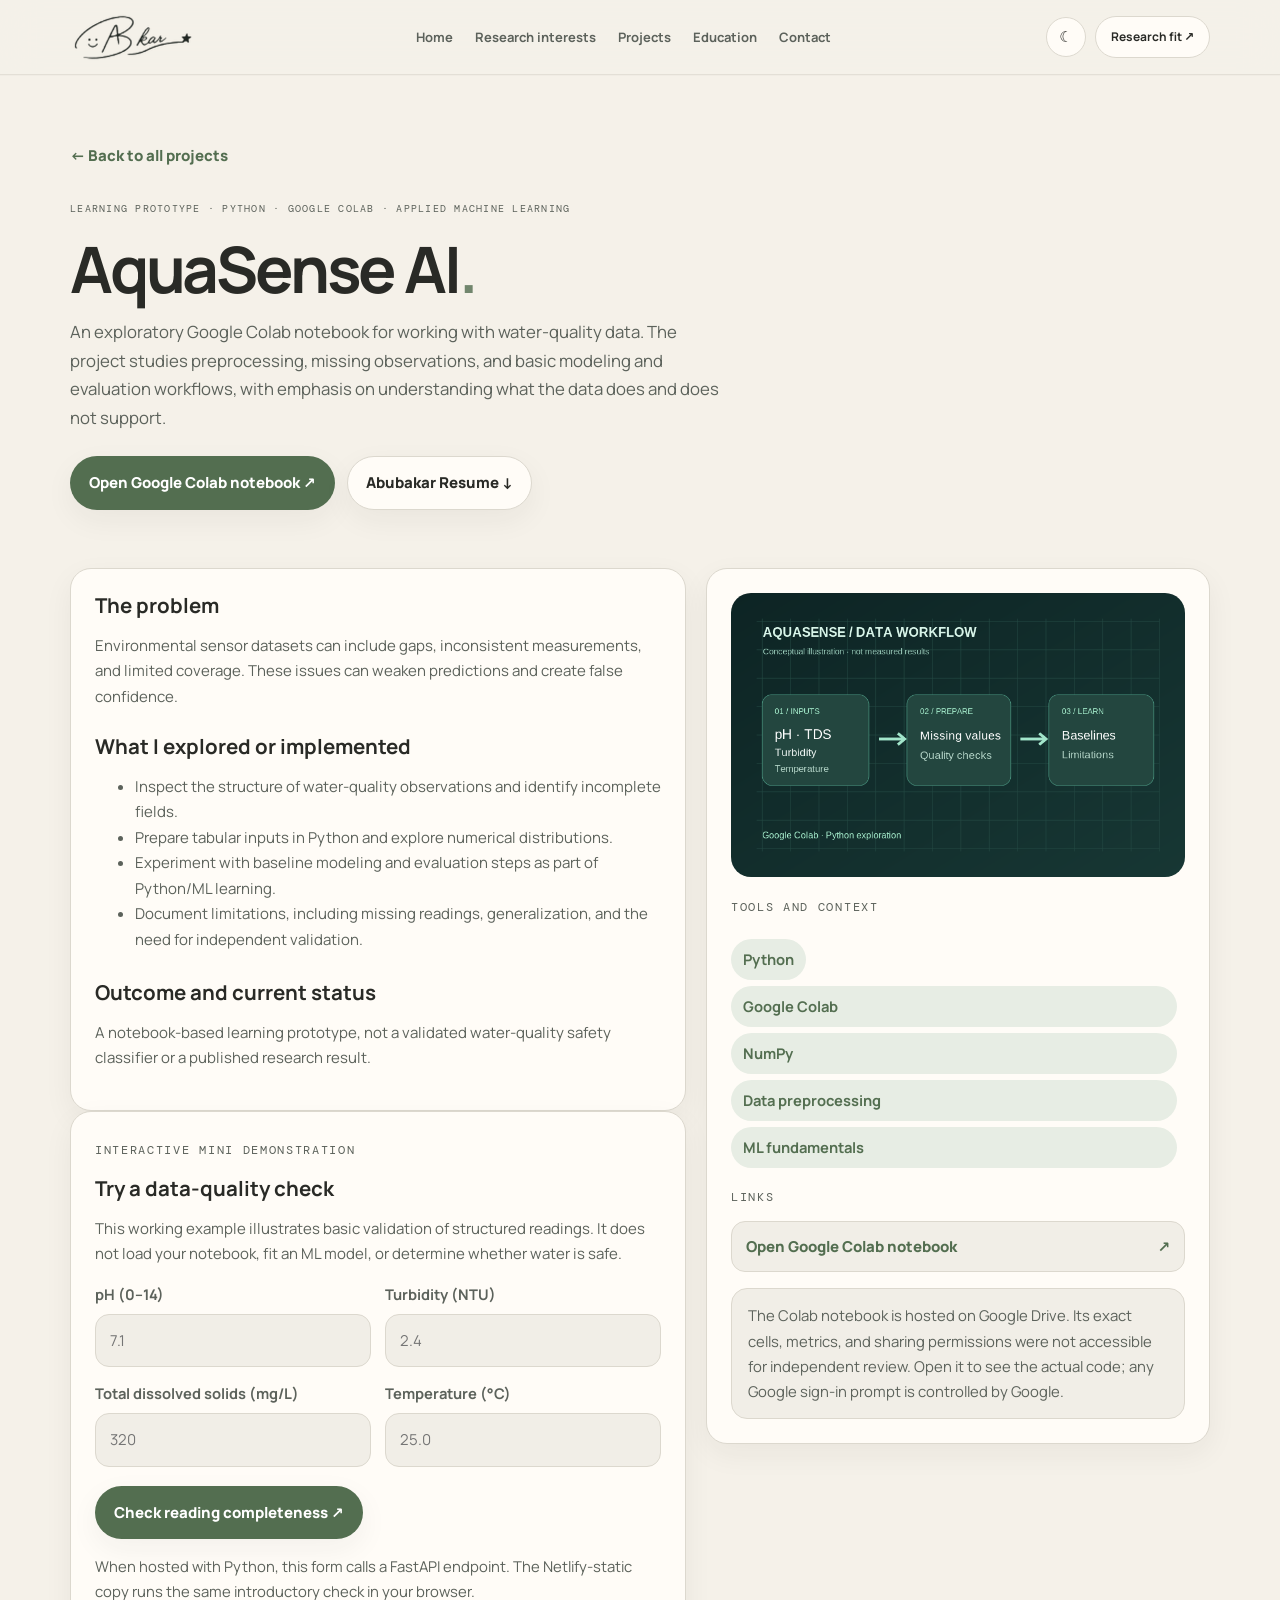
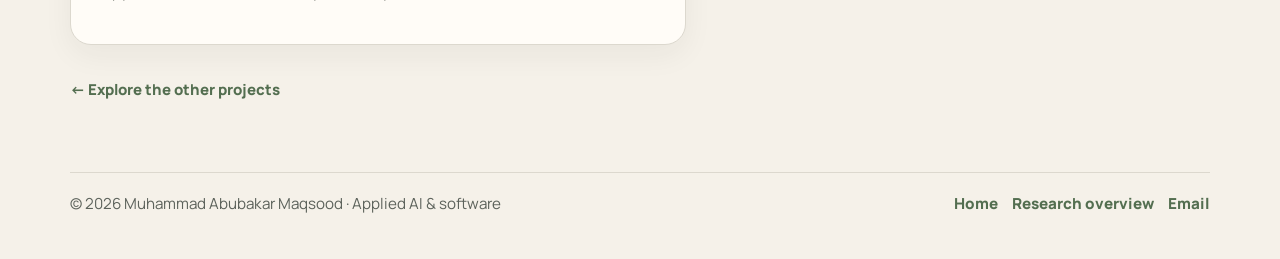
<file: projects/aquasense-ai/index.html>
<!DOCTYPE html>

<html lang="en"><head><meta charset="utf-8"/><meta content="width=device-width,initial-scale=1" name="viewport"/>
<meta content="#f5f1e9" name="theme-color"/><meta content="AquaSense AI — An exploratory Google Colab notebook for working with water-quality data. The project studies preprocessing, missing observations, and basic modeling and evaluation workflows, with emphasis on understanding what the data does and does not support." name="description"/>
<title>AquaSense AI | Muhammad Abubakar Maqsood</title>
<link href="https://fonts.googleapis.com" rel="preconnect"/><link crossorigin="" href="https://fonts.gstatic.com" rel="preconnect"/><link href="https://fonts.googleapis.com/css2?family=DM+Mono:wght@400;500&amp;family=Manrope:wght@400;500;600;700;800&amp;display=swap" rel="stylesheet"/>
<script>try{const t=localStorage.getItem('abk-theme-cream-v1');if(t==='dark'||t==='light')document.documentElement.setAttribute('data-theme',t)}catch(e){}</script>
<link href="/static/css/site.css" rel="stylesheet"/><link href="/favicon.svg" rel="icon" type="image/svg+xml"/>
<link href="/favicon.ico" rel="alternate icon" type="image/x-icon"/>
<link href="/icon-180.png" rel="apple-touch-icon" sizes="180x180"/>
</head><body data-backend="static">
<a class="skip-link" href="#main">Skip to content</a>
<header class="site-nav"><nav aria-label="Main navigation" class="container nav-inner"><a class="brand" href="/" title="Back to the portfolio homepage"><img alt="Original handwritten Abubakar signature" class="logo-light-mode brand-mark" height="43" src="/static/assets/abubakar-github-signature-dark.png" width="104"/><img alt="" class="brand-mark logo-dark-mode" height="43" src="/static/assets/abubakar-github-signature-light.png" width="104"/></a>
<ul class="nav-links" id="nav-links"><li><a href="/">Home</a></li><li><a href="/#research">Research interests</a></li><li><a href="/#projects">Projects</a></li><li><a href="/#education">Education</a></li><li><a href="/#contact">Contact</a></li></ul>
<div class="nav-actions"><button aria-label="Switch theme" class="icon-button" id="theme-toggle" type="button"><span aria-hidden="true" class="theme-icon">◐</span></button><a class="nav-connect" href="/#contact">Research fit ↗</a><button aria-controls="nav-links" aria-expanded="false" aria-label="Open menu" class="icon-button mobile-toggle" id="mobile-toggle" type="button"><span aria-hidden="true" id="menu-icon">☰</span></button></div></nav></header>
<main id="main"><section class="detail-hero"><div class="container"><a class="detail-back" href="/#projects">← Back to all projects</a><p class="overline" style="margin-top:32px">Learning prototype · Python · Google Colab · Applied machine learning</p><h1>AquaSense AI<span style="color:var(--accent)">.</span></h1><p class="detail-subhead">An exploratory Google Colab notebook for working with water-quality data. The project studies preprocessing, missing observations, and basic modeling and evaluation workflows, with emphasis on understanding what the data does and does not support.</p><div class="button-row"><a class="button button-primary" href="https://colab.research.google.com/drive/1Oh5D5iaJGwzidh299dat4t5LgXBINVKG?usp=sharing" rel="noopener noreferrer" target="_blank">Open Google Colab notebook ↗</a><a class="button button-ghost" download="" href="/static/docs/Abubakar%20Resume.pdf">Abubakar Resume ↓</a></div></div></section>
<section class="section"><div class="container detail-layout"><div>
<article class="detail-panel"><h2>The problem</h2><p>Environmental sensor datasets can include gaps, inconsistent measurements, and limited coverage. These issues can weaken predictions and create false confidence.</p><h2 style="margin-top:25px">What I explored or implemented</h2><ul><li>Inspect the structure of water-quality observations and identify incomplete fields.</li><li>Prepare tabular inputs in Python and explore numerical distributions.</li><li>Experiment with baseline modeling and evaluation steps as part of Python/ML learning.</li><li>Document limitations, including missing readings, generalization, and the need for independent validation.</li></ul><h2 style="margin-top:28px">Outcome and current status</h2><p>A notebook-based learning prototype, not a validated water-quality safety classifier or a published research result.</p></article>
<article class="detail-panel" id="live-demo"><span class="detail-kicker">Interactive mini demonstration</span><h2 style="margin-top:15px">Try a data-quality check</h2><p>This working example illustrates basic validation of structured readings. It does not load your notebook, fit an ML model, or determine whether water is safe.</p><form id="data-quality-form"><div class="demo-grid">
<label><span class="demo-label">pH (0–14)</span><input class="demo-input" name="ph" placeholder="7.1" step="any" type="number"/></label>
<label><span class="demo-label">Turbidity (NTU)</span><input class="demo-input" name="turbidity" placeholder="2.4" step="any" type="number"/></label>
<label><span class="demo-label">Total dissolved solids (mg/L)</span><input class="demo-input" name="tds" placeholder="320" step="any" type="number"/></label>
<label><span class="demo-label">Temperature (°C)</span><input class="demo-input" name="temperature" placeholder="25.0" step="any" type="number"/></label></div><button class="button button-primary" style="margin-top:19px;cursor:pointer" type="submit">Check reading completeness ↗</button></form><div aria-live="polite" class="demo-result" hidden="" id="demo-result"></div><p class="tiny-note">When hosted with Python, this form calls a FastAPI endpoint. The Netlify-static copy runs the same introductory check in your browser.</p></article>
</div><aside class="detail-aside"><article class="detail-panel"><img alt="Conceptual visual for AquaSense AI; not a real application screenshot" class="detail-art" loading="eager" src="/static/assets/aquasense-preview.png"/><span class="detail-kicker">Tools and context</span><div style="margin:15px 0"><span class="chip">Python</span><span class="chip">Google Colab</span><span class="chip">NumPy</span><span class="chip">Data preprocessing</span><span class="chip">ML fundamentals</span></div><span class="detail-kicker">Links</span><div class="external-list"><a href="https://colab.research.google.com/drive/1Oh5D5iaJGwzidh299dat4t5LgXBINVKG?usp=sharing" rel="noopener noreferrer" target="_blank">Open Google Colab notebook <span>↗</span></a></div><div class="notice">The Colab notebook is hosted on Google Drive. Its exact cells, metrics, and sharing permissions were not accessible for independent review. Open it to see the actual code; any Google sign-in prompt is controlled by Google.</div></article></aside></div>
<div class="container" style="margin-top:32px"><a class="detail-back" href="/#projects">← Explore the other projects</a></div></section></main>
<footer><div class="container footer-row"><div>© <span id="year">2026</span> Muhammad Abubakar Maqsood · Applied AI &amp; software</div><div class="footer-links"><a href="/">Home</a><a href="/research/">Research overview</a><a href="mailto:abubakarbhatti052@gmail.com">Email</a></div></div></footer><script defer="" src="/static/js/site.js"></script></body></html>
</file>
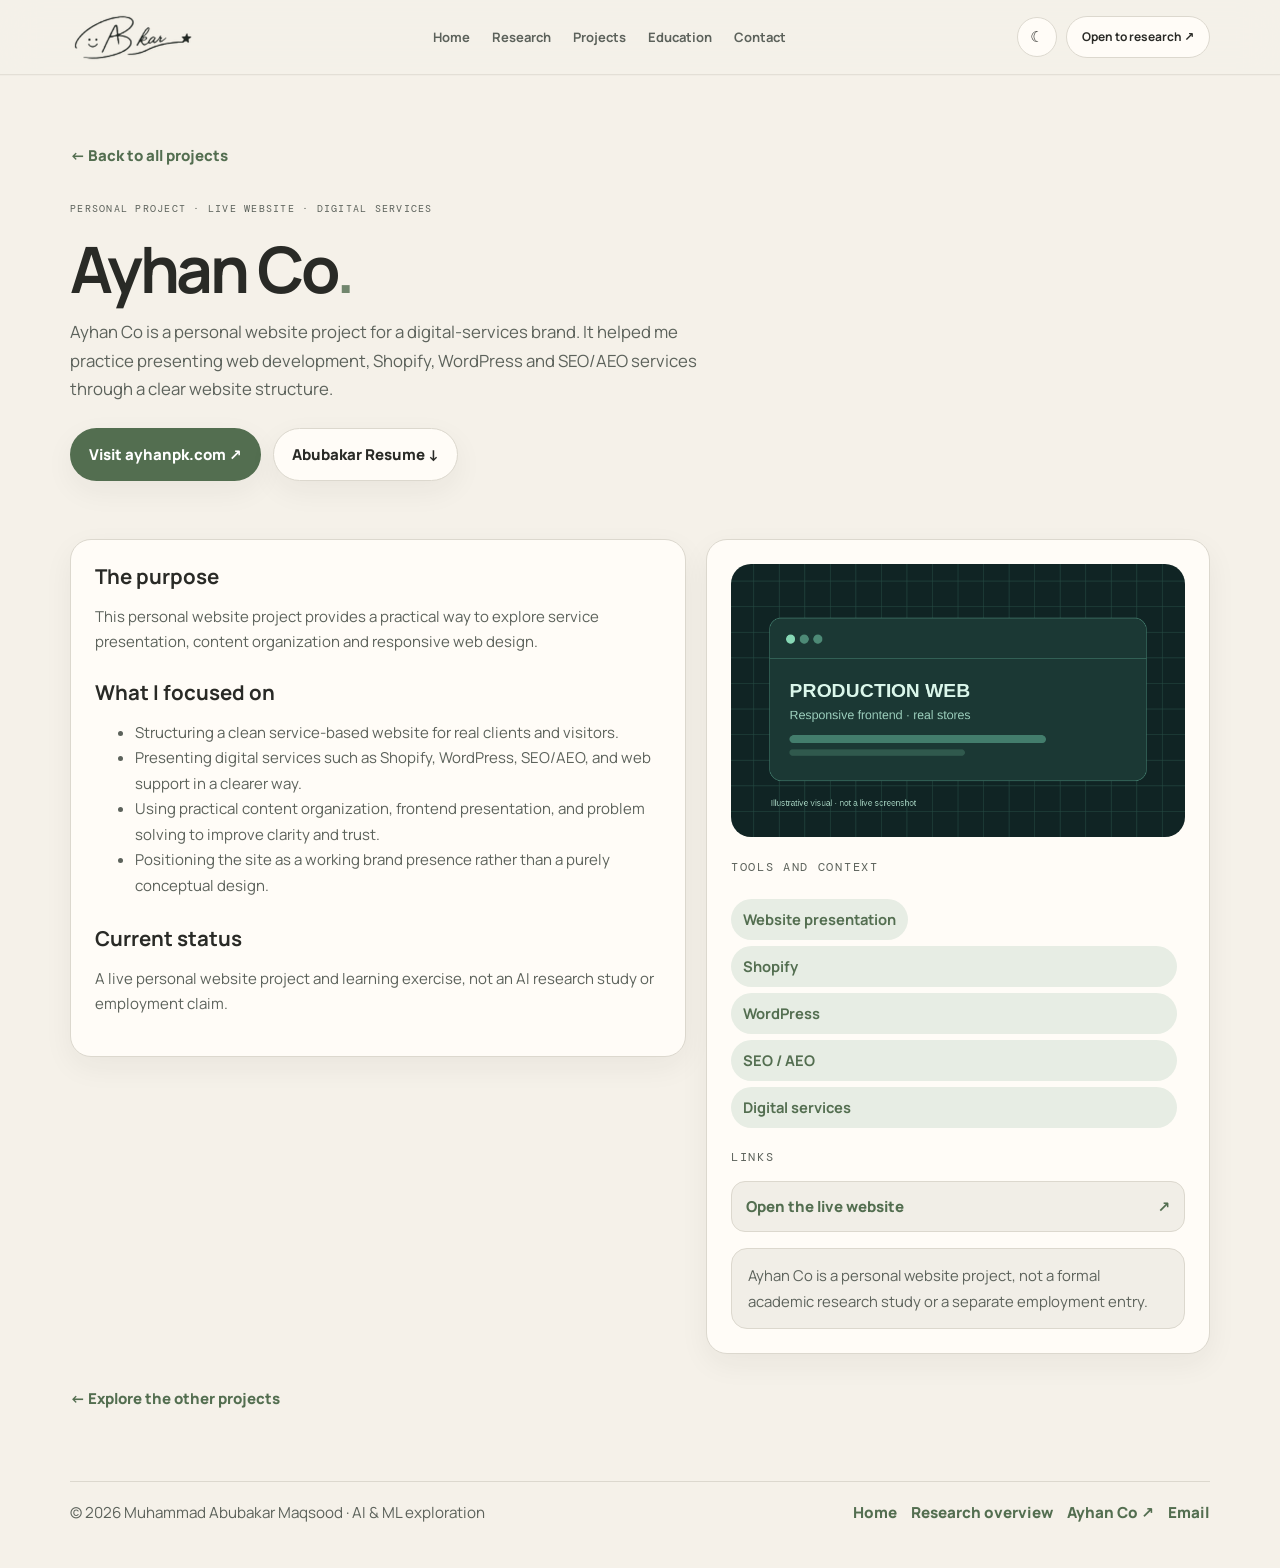
<file: projects/ayhan-co/index.html>
<!DOCTYPE html>

<html lang="en"><head><meta charset="utf-8"/><meta content="width=device-width,initial-scale=1" name="viewport"/>
<meta content="#f5f1e9" name="theme-color"/><meta content="Ayhan Co — A personal website project for a digital-services brand, exploring website structure, Shopify and WordPress service presentation, and SEO/AEO content." name="description"/>
<title>Ayhan Co | Muhammad Abubakar Maqsood</title>
<link href="https://fonts.googleapis.com" rel="preconnect"/><link crossorigin="" href="https://fonts.gstatic.com" rel="preconnect"/><link href="https://fonts.googleapis.com/css2?family=DM+Mono:wght@400;500&amp;family=Manrope:wght@400;500;600;700;800&amp;display=swap" rel="stylesheet"/>
<script>try{const t=localStorage.getItem('abk-theme-cream-v1');if(t==='dark'||t==='light')document.documentElement.setAttribute('data-theme',t)}catch(e){}</script>
<link href="/static/css/site.css" rel="stylesheet"/><link href="/favicon.svg" rel="icon" type="image/svg+xml"/>
<link href="/favicon.ico" rel="alternate icon" type="image/x-icon"/>
<link href="/icon-180.png" rel="apple-touch-icon" sizes="180x180"/>
</head><body data-backend="static">
<a class="skip-link" href="#main">Skip to content</a>
<header class="site-nav"><nav aria-label="Main navigation" class="container nav-inner"><a class="brand" href="/" title="Back to the portfolio homepage"><img alt="Original handwritten Abubakar signature" class="logo-light-mode brand-mark" height="43" src="/static/assets/abubakar-github-signature-dark.png" width="104"/><img alt="" class="brand-mark logo-dark-mode" height="43" src="/static/assets/abubakar-github-signature-light.png" width="104"/></a>
<ul class="nav-links" id="nav-links"><li><a href="/">Home</a></li><li><a href="/#research">Research</a></li><li><a href="/#projects">Projects</a></li><li><a href="/#education">Education</a></li><li><a href="/#contact">Contact</a></li></ul>
<div class="nav-actions"><button aria-label="Switch theme" class="icon-button" id="theme-toggle" type="button"><span aria-hidden="true" class="theme-icon">◐</span></button><a class="nav-connect" href="/#contact">Open to research ↗</a><button aria-controls="nav-links" aria-expanded="false" aria-label="Open menu" class="icon-button mobile-toggle" id="mobile-toggle" type="button"><span aria-hidden="true" id="menu-icon">☰</span></button></div></nav></header>
<main id="main"><section class="detail-hero"><div class="container"><a class="detail-back" href="/#projects">← Back to all projects</a><p class="overline" style="margin-top:32px">Personal project · Live website · Digital services</p><h1>Ayhan Co<span style="color:var(--accent)">.</span></h1><p class="detail-subhead">Ayhan Co is a personal website project for a digital-services brand. It helped me practice presenting web development, Shopify, WordPress and SEO/AEO services through a clear website structure.</p><div class="button-row"><a class="button button-primary" href="https://ayhanpk.com" rel="noopener noreferrer" target="_blank">Visit ayhanpk.com ↗</a><a class="button button-ghost" download="" href="/static/docs/Abubakar%20Resume.pdf">Abubakar Resume ↓</a></div></div></section>
<section class="section"><div class="container detail-layout"><div>
<article class="detail-panel"><h2>The purpose</h2><p>This personal website project provides a practical way to explore service presentation, content organization and responsive web design.</p><h2 style="margin-top:25px">What I focused on</h2><ul><li>Structuring a clean service-based website for real clients and visitors.</li><li>Presenting digital services such as Shopify, WordPress, SEO/AEO, and web support in a clearer way.</li><li>Using practical content organization, frontend presentation, and problem solving to improve clarity and trust.</li><li>Positioning the site as a working brand presence rather than a purely conceptual design.</li></ul><h2 style="margin-top:28px">Current status</h2><p>A live personal website project and learning exercise, not an AI research study or employment claim.</p></article>
</div><aside class="detail-aside"><article class="detail-panel"><img alt="Concept visual for a business website and service presentation" class="detail-art" loading="eager" src="/static/assets/commerce-preview.png"/><span class="detail-kicker">Tools and context</span><div style="margin:15px 0"><span class="chip">Website presentation</span><span class="chip">Shopify</span><span class="chip">WordPress</span><span class="chip">SEO / AEO</span><span class="chip">Digital services</span></div><span class="detail-kicker">Links</span><div class="external-list"><a href="https://ayhanpk.com" rel="noopener noreferrer" target="_blank">Open the live website <span>↗</span></a></div><div class="notice">Ayhan Co is a personal website project, not a formal academic research study or a separate employment entry.</div></article></aside></div>
<div class="container" style="margin-top:32px"><a class="detail-back" href="/#projects">← Explore the other projects</a></div></section></main>
<footer><div class="container footer-row"><div>© <span id="year">2026</span> Muhammad Abubakar Maqsood · AI &amp; ML exploration</div><div class="footer-links"><a href="/">Home</a><a href="/research/">Research overview</a><a href="https://ayhanpk.com" rel="noopener noreferrer" target="_blank">Ayhan Co ↗</a><a href="mailto:abubakarbhatti052@gmail.com">Email</a></div></div></footer><script defer="" src="/static/js/site.js"></script></body></html>
</file>
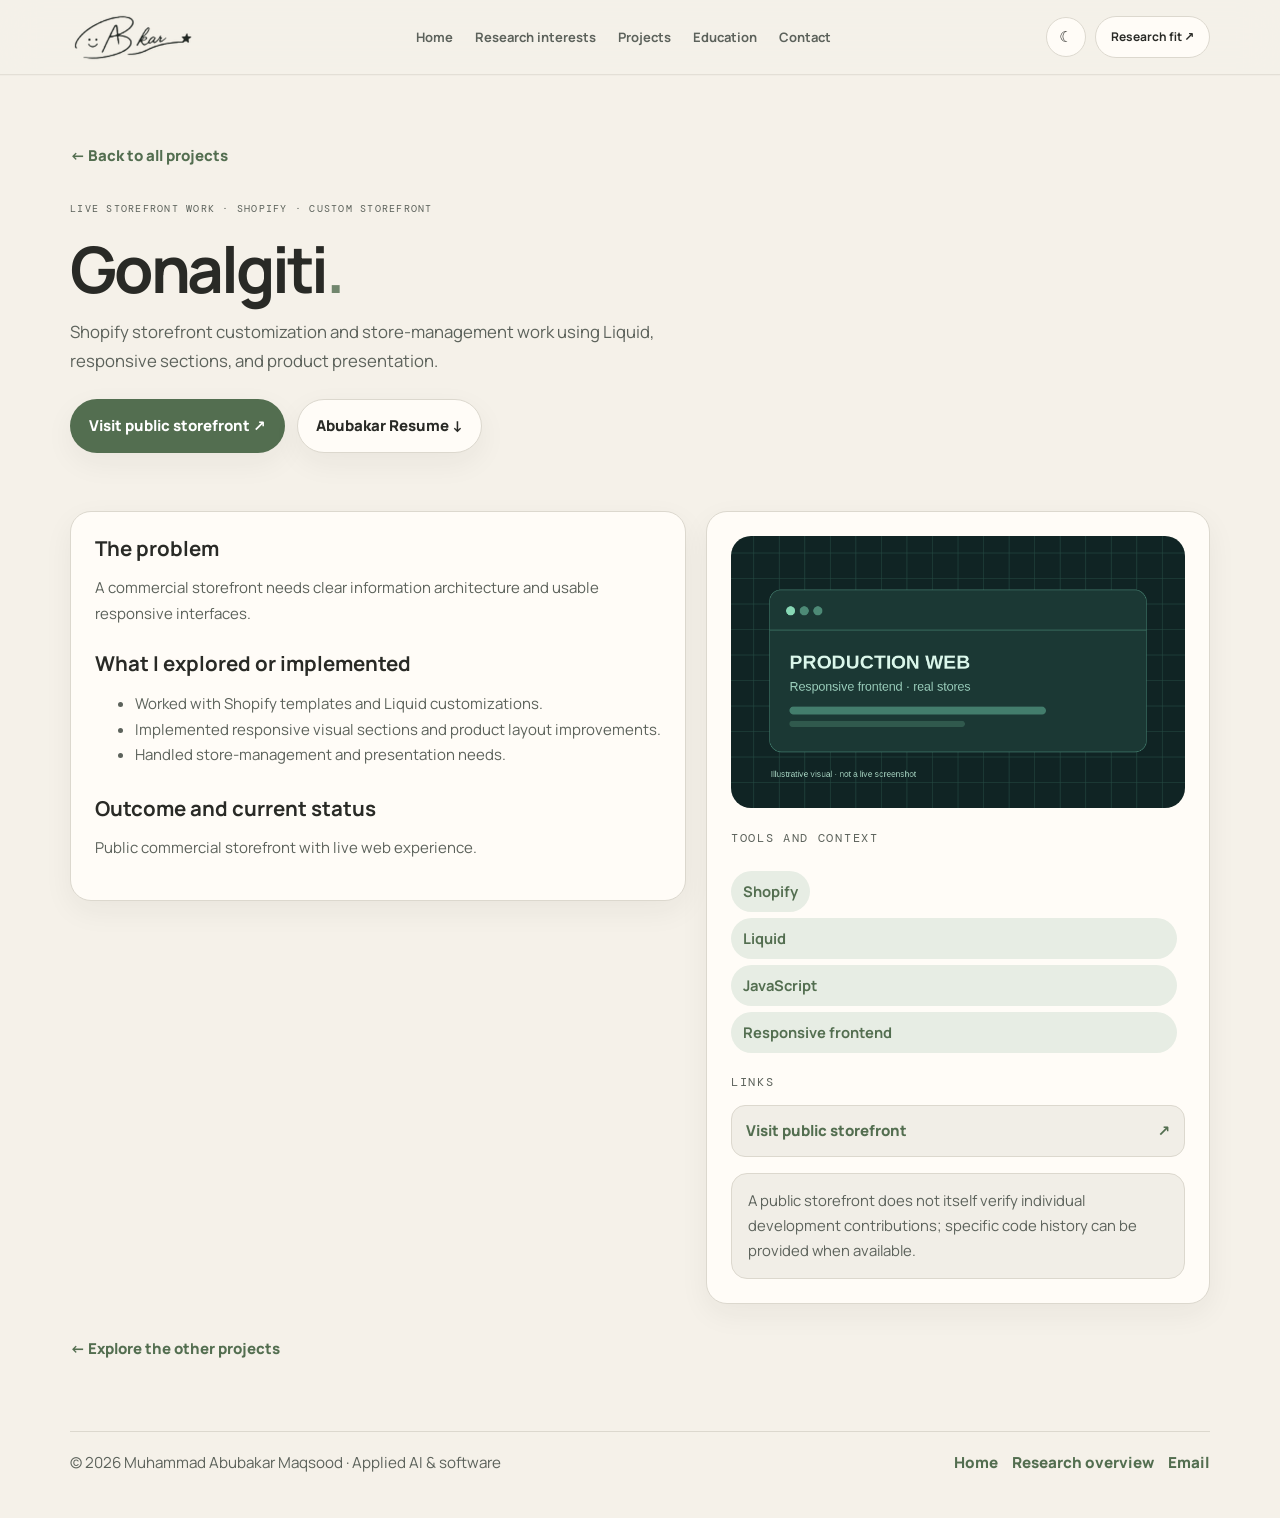
<file: projects/gonalgiti/index.html>
<!DOCTYPE html>

<html lang="en"><head><meta charset="utf-8"/><meta content="width=device-width,initial-scale=1" name="viewport"/>
<meta content="#f5f1e9" name="theme-color"/><meta content="Gonalgiti — Shopify storefront customization and store-management work using Liquid, responsive sections, and product presentation." name="description"/>
<title>Gonalgiti | Muhammad Abubakar Maqsood</title>
<link href="https://fonts.googleapis.com" rel="preconnect"/><link crossorigin="" href="https://fonts.gstatic.com" rel="preconnect"/><link href="https://fonts.googleapis.com/css2?family=DM+Mono:wght@400;500&amp;family=Manrope:wght@400;500;600;700;800&amp;display=swap" rel="stylesheet"/>
<script>try{const t=localStorage.getItem('abk-theme-cream-v1');if(t==='dark'||t==='light')document.documentElement.setAttribute('data-theme',t)}catch(e){}</script>
<link href="/static/css/site.css" rel="stylesheet"/><link href="/favicon.svg" rel="icon" type="image/svg+xml"/>
<link href="/favicon.ico" rel="alternate icon" type="image/x-icon"/>
<link href="/icon-180.png" rel="apple-touch-icon" sizes="180x180"/>
</head><body data-backend="static">
<a class="skip-link" href="#main">Skip to content</a>
<header class="site-nav"><nav aria-label="Main navigation" class="container nav-inner"><a class="brand" href="/" title="Back to the portfolio homepage"><img alt="Original handwritten Abubakar signature" class="logo-light-mode brand-mark" height="43" src="/static/assets/abubakar-github-signature-dark.png" width="104"/><img alt="" class="brand-mark logo-dark-mode" height="43" src="/static/assets/abubakar-github-signature-light.png" width="104"/></a>
<ul class="nav-links" id="nav-links"><li><a href="/">Home</a></li><li><a href="/#research">Research interests</a></li><li><a href="/#projects">Projects</a></li><li><a href="/#education">Education</a></li><li><a href="/#contact">Contact</a></li></ul>
<div class="nav-actions"><button aria-label="Switch theme" class="icon-button" id="theme-toggle" type="button"><span aria-hidden="true" class="theme-icon">◐</span></button><a class="nav-connect" href="/#contact">Research fit ↗</a><button aria-controls="nav-links" aria-expanded="false" aria-label="Open menu" class="icon-button mobile-toggle" id="mobile-toggle" type="button"><span aria-hidden="true" id="menu-icon">☰</span></button></div></nav></header>
<main id="main"><section class="detail-hero"><div class="container"><a class="detail-back" href="/#projects">← Back to all projects</a><p class="overline" style="margin-top:32px">Live storefront work · Shopify · Custom storefront</p><h1>Gonalgiti<span style="color:var(--accent)">.</span></h1><p class="detail-subhead">Shopify storefront customization and store-management work using Liquid, responsive sections, and product presentation.</p><div class="button-row"><a class="button button-primary" href="https://gonalgiti.com/" rel="noopener noreferrer" target="_blank">Visit public storefront ↗</a><a class="button button-ghost" download="" href="/static/docs/Abubakar%20Resume.pdf">Abubakar Resume ↓</a></div></div></section>
<section class="section"><div class="container detail-layout"><div>
<article class="detail-panel"><h2>The problem</h2><p>A commercial storefront needs clear information architecture and usable responsive interfaces.</p><h2 style="margin-top:25px">What I explored or implemented</h2><ul><li>Worked with Shopify templates and Liquid customizations.</li><li>Implemented responsive visual sections and product layout improvements.</li><li>Handled store-management and presentation needs.</li></ul><h2 style="margin-top:28px">Outcome and current status</h2><p>Public commercial storefront with live web experience.</p></article>
</div><aside class="detail-aside"><article class="detail-panel"><img alt="Conceptual visual for Gonalgiti; not a real application screenshot" class="detail-art" loading="eager" src="/static/assets/commerce-preview.png"/><span class="detail-kicker">Tools and context</span><div style="margin:15px 0"><span class="chip">Shopify</span><span class="chip">Liquid</span><span class="chip">JavaScript</span><span class="chip">Responsive frontend</span></div><span class="detail-kicker">Links</span><div class="external-list"><a href="https://gonalgiti.com/" rel="noopener noreferrer" target="_blank">Visit public storefront <span>↗</span></a></div><div class="notice">A public storefront does not itself verify individual development contributions; specific code history can be provided when available.</div></article></aside></div>
<div class="container" style="margin-top:32px"><a class="detail-back" href="/#projects">← Explore the other projects</a></div></section></main>
<footer><div class="container footer-row"><div>© <span id="year">2026</span> Muhammad Abubakar Maqsood · Applied AI &amp; software</div><div class="footer-links"><a href="/">Home</a><a href="/research/">Research overview</a><a href="mailto:abubakarbhatti052@gmail.com">Email</a></div></div></footer><script defer="" src="/static/js/site.js"></script></body></html>
</file>
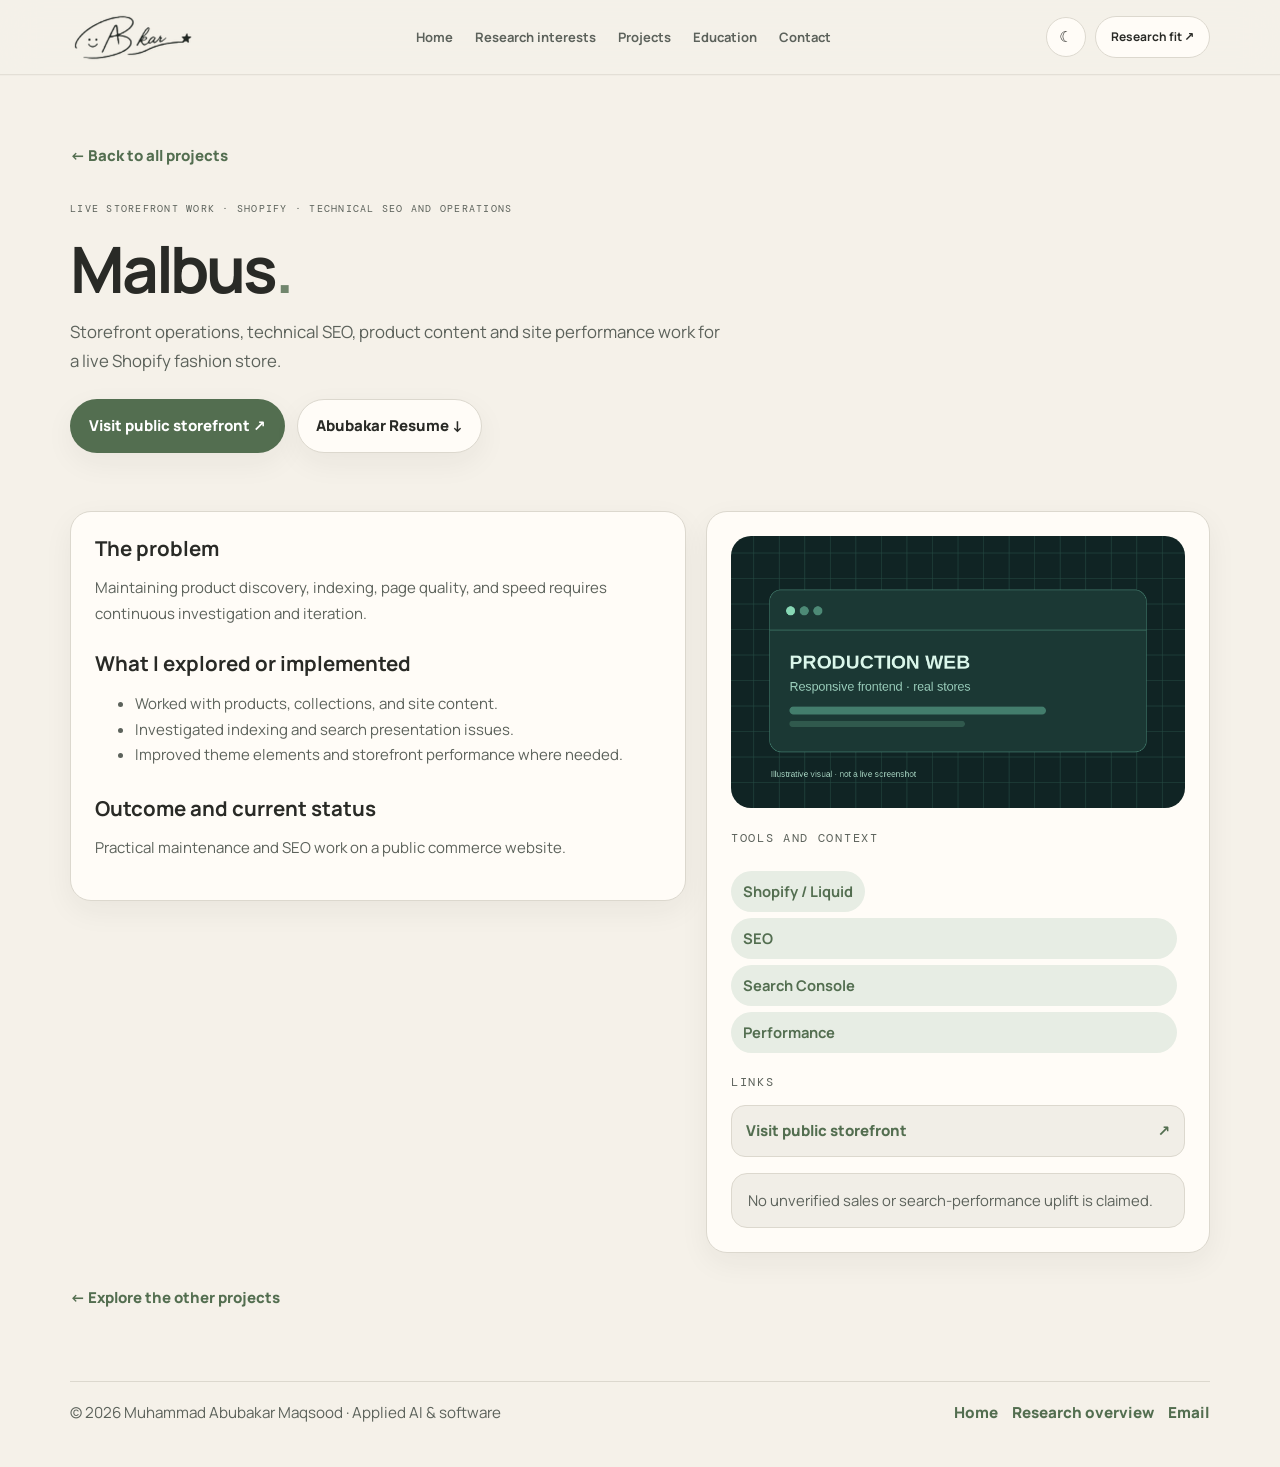
<file: projects/malbus/index.html>
<!DOCTYPE html>

<html lang="en"><head><meta charset="utf-8"/><meta content="width=device-width,initial-scale=1" name="viewport"/>
<meta content="#f5f1e9" name="theme-color"/><meta content="Malbus — Storefront operations, technical SEO, product content and site performance work for a live Shopify fashion store." name="description"/>
<title>Malbus | Muhammad Abubakar Maqsood</title>
<link href="https://fonts.googleapis.com" rel="preconnect"/><link crossorigin="" href="https://fonts.gstatic.com" rel="preconnect"/><link href="https://fonts.googleapis.com/css2?family=DM+Mono:wght@400;500&amp;family=Manrope:wght@400;500;600;700;800&amp;display=swap" rel="stylesheet"/>
<script>try{const t=localStorage.getItem('abk-theme-cream-v1');if(t==='dark'||t==='light')document.documentElement.setAttribute('data-theme',t)}catch(e){}</script>
<link href="/static/css/site.css" rel="stylesheet"/><link href="/favicon.svg" rel="icon" type="image/svg+xml"/>
<link href="/favicon.ico" rel="alternate icon" type="image/x-icon"/>
<link href="/icon-180.png" rel="apple-touch-icon" sizes="180x180"/>
</head><body data-backend="static">
<a class="skip-link" href="#main">Skip to content</a>
<header class="site-nav"><nav aria-label="Main navigation" class="container nav-inner"><a class="brand" href="/" title="Back to the portfolio homepage"><img alt="Original handwritten Abubakar signature" class="logo-light-mode brand-mark" height="43" src="/static/assets/abubakar-github-signature-dark.png" width="104"/><img alt="" class="brand-mark logo-dark-mode" height="43" src="/static/assets/abubakar-github-signature-light.png" width="104"/></a>
<ul class="nav-links" id="nav-links"><li><a href="/">Home</a></li><li><a href="/#research">Research interests</a></li><li><a href="/#projects">Projects</a></li><li><a href="/#education">Education</a></li><li><a href="/#contact">Contact</a></li></ul>
<div class="nav-actions"><button aria-label="Switch theme" class="icon-button" id="theme-toggle" type="button"><span aria-hidden="true" class="theme-icon">◐</span></button><a class="nav-connect" href="/#contact">Research fit ↗</a><button aria-controls="nav-links" aria-expanded="false" aria-label="Open menu" class="icon-button mobile-toggle" id="mobile-toggle" type="button"><span aria-hidden="true" id="menu-icon">☰</span></button></div></nav></header>
<main id="main"><section class="detail-hero"><div class="container"><a class="detail-back" href="/#projects">← Back to all projects</a><p class="overline" style="margin-top:32px">Live storefront work · Shopify · Technical SEO and operations</p><h1>Malbus<span style="color:var(--accent)">.</span></h1><p class="detail-subhead">Storefront operations, technical SEO, product content and site performance work for a live Shopify fashion store.</p><div class="button-row"><a class="button button-primary" href="https://www.bymalbus.com/" rel="noopener noreferrer" target="_blank">Visit public storefront ↗</a><a class="button button-ghost" download="" href="/static/docs/Abubakar%20Resume.pdf">Abubakar Resume ↓</a></div></div></section>
<section class="section"><div class="container detail-layout"><div>
<article class="detail-panel"><h2>The problem</h2><p>Maintaining product discovery, indexing, page quality, and speed requires continuous investigation and iteration.</p><h2 style="margin-top:25px">What I explored or implemented</h2><ul><li>Worked with products, collections, and site content.</li><li>Investigated indexing and search presentation issues.</li><li>Improved theme elements and storefront performance where needed.</li></ul><h2 style="margin-top:28px">Outcome and current status</h2><p>Practical maintenance and SEO work on a public commerce website.</p></article>
</div><aside class="detail-aside"><article class="detail-panel"><img alt="Conceptual visual for Malbus; not a real application screenshot" class="detail-art" loading="eager" src="/static/assets/commerce-preview.png"/><span class="detail-kicker">Tools and context</span><div style="margin:15px 0"><span class="chip">Shopify / Liquid</span><span class="chip">SEO</span><span class="chip">Search Console</span><span class="chip">Performance</span></div><span class="detail-kicker">Links</span><div class="external-list"><a href="https://www.bymalbus.com/" rel="noopener noreferrer" target="_blank">Visit public storefront <span>↗</span></a></div><div class="notice">No unverified sales or search-performance uplift is claimed.</div></article></aside></div>
<div class="container" style="margin-top:32px"><a class="detail-back" href="/#projects">← Explore the other projects</a></div></section></main>
<footer><div class="container footer-row"><div>© <span id="year">2026</span> Muhammad Abubakar Maqsood · Applied AI &amp; software</div><div class="footer-links"><a href="/">Home</a><a href="/research/">Research overview</a><a href="mailto:abubakarbhatti052@gmail.com">Email</a></div></div></footer><script defer="" src="/static/js/site.js"></script></body></html>
</file>
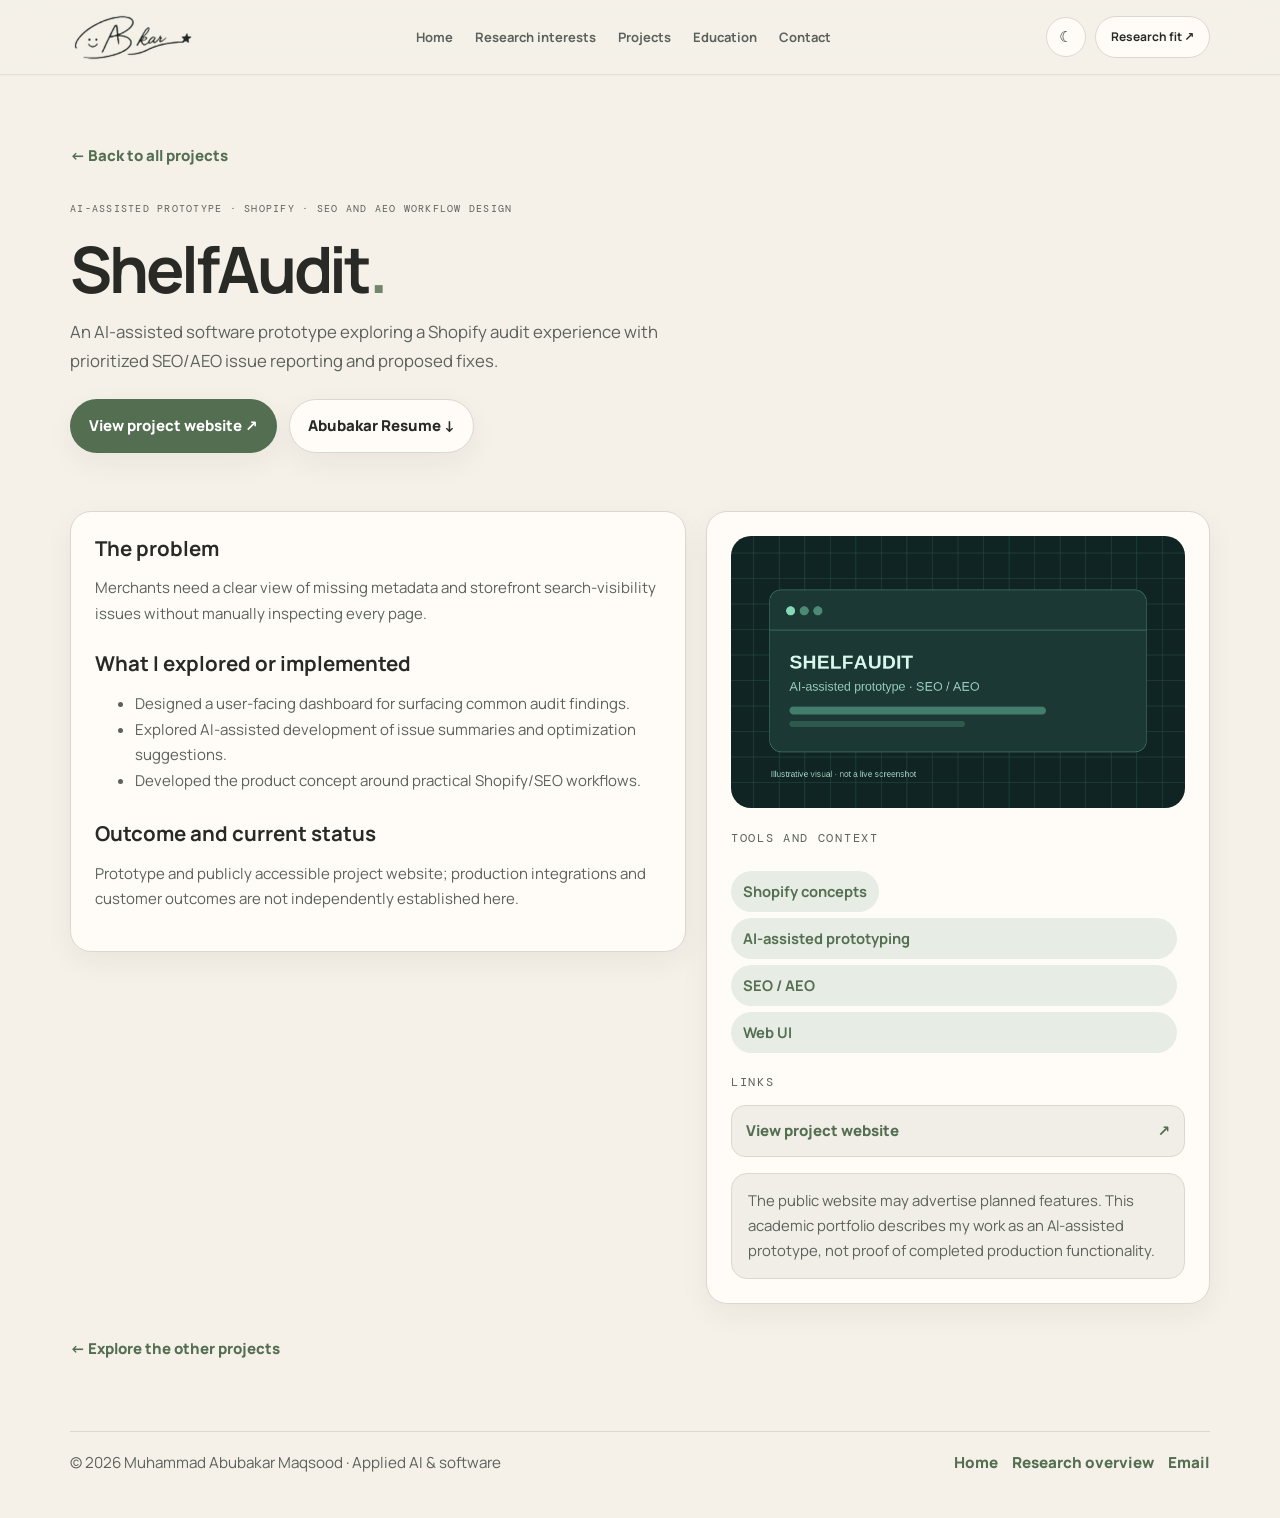
<file: projects/shelfaudit/index.html>
<!DOCTYPE html>

<html lang="en"><head><meta charset="utf-8"/><meta content="width=device-width,initial-scale=1" name="viewport"/>
<meta content="#f5f1e9" name="theme-color"/><meta content="ShelfAudit — An AI-assisted software prototype exploring a Shopify audit experience with prioritized SEO/AEO issue reporting and proposed fixes." name="description"/>
<title>ShelfAudit | Muhammad Abubakar Maqsood</title>
<link href="https://fonts.googleapis.com" rel="preconnect"/><link crossorigin="" href="https://fonts.gstatic.com" rel="preconnect"/><link href="https://fonts.googleapis.com/css2?family=DM+Mono:wght@400;500&amp;family=Manrope:wght@400;500;600;700;800&amp;display=swap" rel="stylesheet"/>
<script>try{const t=localStorage.getItem('abk-theme-cream-v1');if(t==='dark'||t==='light')document.documentElement.setAttribute('data-theme',t)}catch(e){}</script>
<link href="/static/css/site.css" rel="stylesheet"/><link href="/favicon.svg" rel="icon" type="image/svg+xml"/>
<link href="/favicon.ico" rel="alternate icon" type="image/x-icon"/>
<link href="/icon-180.png" rel="apple-touch-icon" sizes="180x180"/>
</head><body data-backend="static">
<a class="skip-link" href="#main">Skip to content</a>
<header class="site-nav"><nav aria-label="Main navigation" class="container nav-inner"><a class="brand" href="/" title="Back to the portfolio homepage"><img alt="Original handwritten Abubakar signature" class="logo-light-mode brand-mark" height="43" src="/static/assets/abubakar-github-signature-dark.png" width="104"/><img alt="" class="brand-mark logo-dark-mode" height="43" src="/static/assets/abubakar-github-signature-light.png" width="104"/></a>
<ul class="nav-links" id="nav-links"><li><a href="/">Home</a></li><li><a href="/#research">Research interests</a></li><li><a href="/#projects">Projects</a></li><li><a href="/#education">Education</a></li><li><a href="/#contact">Contact</a></li></ul>
<div class="nav-actions"><button aria-label="Switch theme" class="icon-button" id="theme-toggle" type="button"><span aria-hidden="true" class="theme-icon">◐</span></button><a class="nav-connect" href="/#contact">Research fit ↗</a><button aria-controls="nav-links" aria-expanded="false" aria-label="Open menu" class="icon-button mobile-toggle" id="mobile-toggle" type="button"><span aria-hidden="true" id="menu-icon">☰</span></button></div></nav></header>
<main id="main"><section class="detail-hero"><div class="container"><a class="detail-back" href="/#projects">← Back to all projects</a><p class="overline" style="margin-top:32px">AI-assisted prototype · Shopify · SEO and AEO workflow design</p><h1>ShelfAudit<span style="color:var(--accent)">.</span></h1><p class="detail-subhead">An AI-assisted software prototype exploring a Shopify audit experience with prioritized SEO/AEO issue reporting and proposed fixes.</p><div class="button-row"><a class="button button-primary" href="https://www.shelfaudit.app/" rel="noopener noreferrer" target="_blank">View project website ↗</a><a class="button button-ghost" download="" href="/static/docs/Abubakar%20Resume.pdf">Abubakar Resume ↓</a></div></div></section>
<section class="section"><div class="container detail-layout"><div>
<article class="detail-panel"><h2>The problem</h2><p>Merchants need a clear view of missing metadata and storefront search-visibility issues without manually inspecting every page.</p><h2 style="margin-top:25px">What I explored or implemented</h2><ul><li>Designed a user-facing dashboard for surfacing common audit findings.</li><li>Explored AI-assisted development of issue summaries and optimization suggestions.</li><li>Developed the product concept around practical Shopify/SEO workflows.</li></ul><h2 style="margin-top:28px">Outcome and current status</h2><p>Prototype and publicly accessible project website; production integrations and customer outcomes are not independently established here.</p></article>
</div><aside class="detail-aside"><article class="detail-panel"><img alt="Conceptual visual for ShelfAudit; not a real application screenshot" class="detail-art" loading="eager" src="/static/assets/shelfaudit-preview.png"/><span class="detail-kicker">Tools and context</span><div style="margin:15px 0"><span class="chip">Shopify concepts</span><span class="chip">AI-assisted prototyping</span><span class="chip">SEO / AEO</span><span class="chip">Web UI</span></div><span class="detail-kicker">Links</span><div class="external-list"><a href="https://www.shelfaudit.app/" rel="noopener noreferrer" target="_blank">View project website <span>↗</span></a></div><div class="notice">The public website may advertise planned features. This academic portfolio describes my work as an AI-assisted prototype, not proof of completed production functionality.</div></article></aside></div>
<div class="container" style="margin-top:32px"><a class="detail-back" href="/#projects">← Explore the other projects</a></div></section></main>
<footer><div class="container footer-row"><div>© <span id="year">2026</span> Muhammad Abubakar Maqsood · Applied AI &amp; software</div><div class="footer-links"><a href="/">Home</a><a href="/research/">Research overview</a><a href="mailto:abubakarbhatti052@gmail.com">Email</a></div></div></footer><script defer="" src="/static/js/site.js"></script></body></html>
</file>
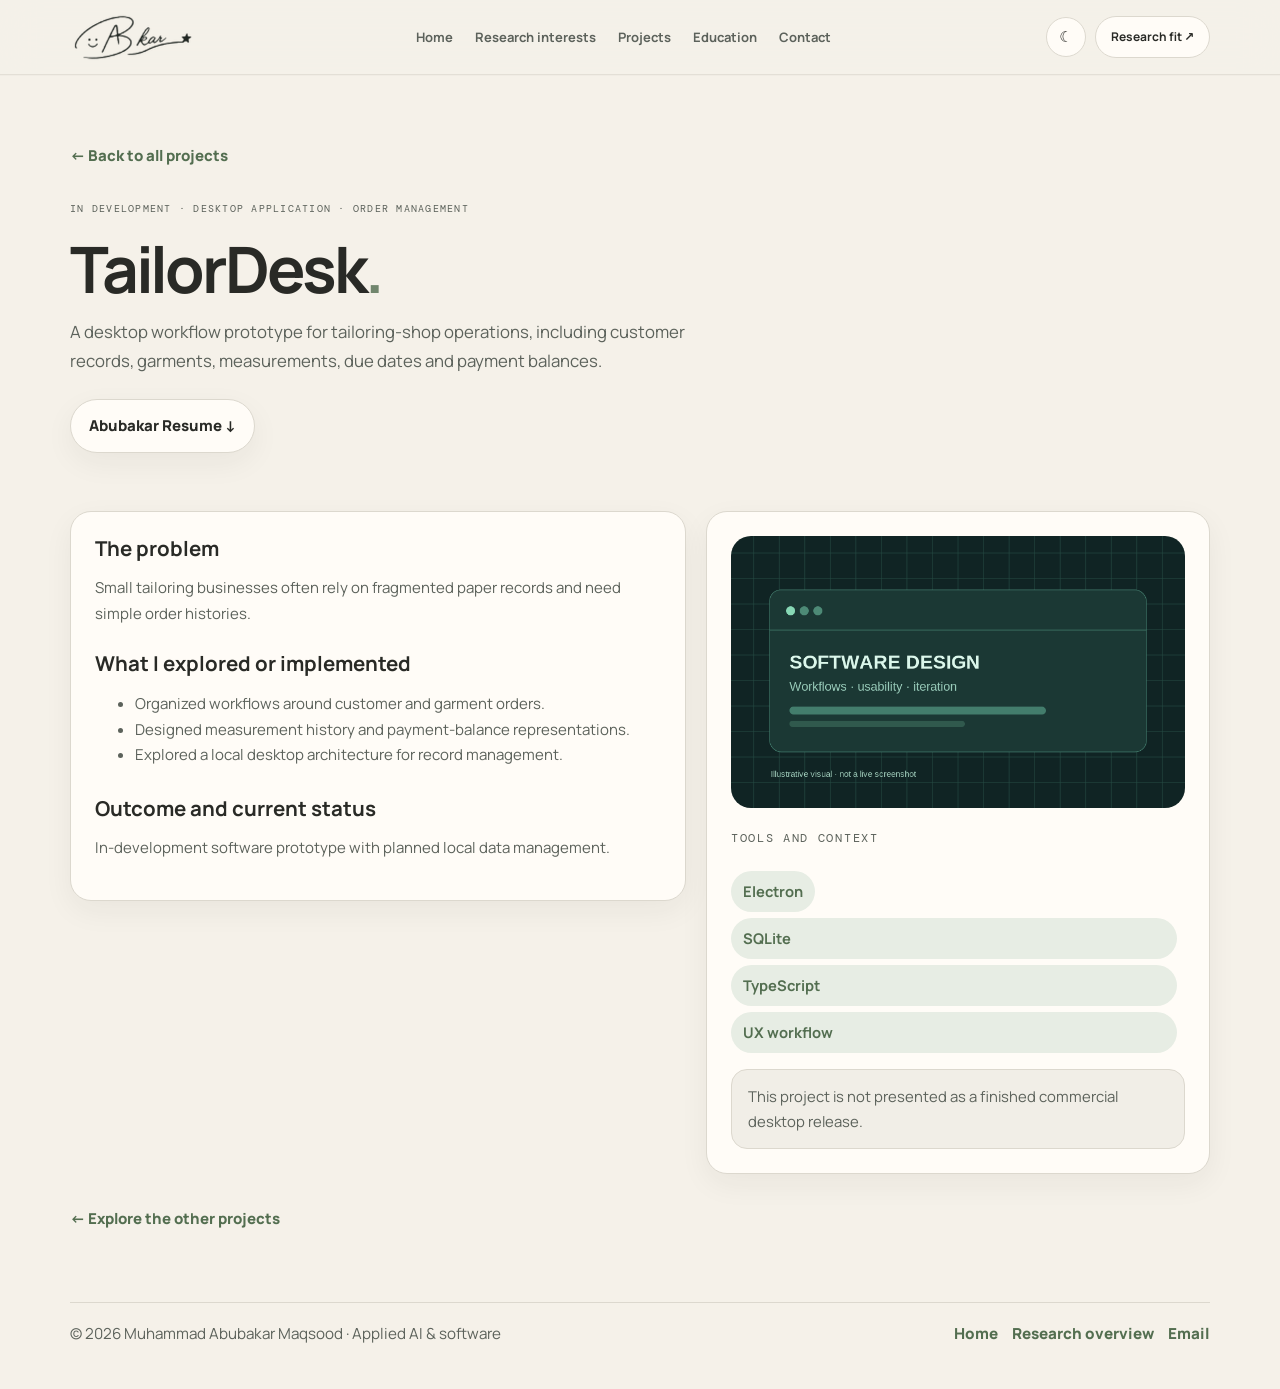
<file: projects/tailordesk/index.html>
<!DOCTYPE html>

<html lang="en"><head><meta charset="utf-8"/><meta content="width=device-width,initial-scale=1" name="viewport"/>
<meta content="#f5f1e9" name="theme-color"/><meta content="TailorDesk — A desktop workflow prototype for tailoring-shop operations, including customer records, garments, measurements, due dates and payment balances." name="description"/>
<title>TailorDesk | Muhammad Abubakar Maqsood</title>
<link href="https://fonts.googleapis.com" rel="preconnect"/><link crossorigin="" href="https://fonts.gstatic.com" rel="preconnect"/><link href="https://fonts.googleapis.com/css2?family=DM+Mono:wght@400;500&amp;family=Manrope:wght@400;500;600;700;800&amp;display=swap" rel="stylesheet"/>
<script>try{const t=localStorage.getItem('abk-theme-cream-v1');if(t==='dark'||t==='light')document.documentElement.setAttribute('data-theme',t)}catch(e){}</script>
<link href="/static/css/site.css" rel="stylesheet"/><link href="/favicon.svg" rel="icon" type="image/svg+xml"/>
<link href="/favicon.ico" rel="alternate icon" type="image/x-icon"/>
<link href="/icon-180.png" rel="apple-touch-icon" sizes="180x180"/>
</head><body data-backend="static">
<a class="skip-link" href="#main">Skip to content</a>
<header class="site-nav"><nav aria-label="Main navigation" class="container nav-inner"><a class="brand" href="/" title="Back to the portfolio homepage"><img alt="Original handwritten Abubakar signature" class="logo-light-mode brand-mark" height="43" src="/static/assets/abubakar-github-signature-dark.png" width="104"/><img alt="" class="brand-mark logo-dark-mode" height="43" src="/static/assets/abubakar-github-signature-light.png" width="104"/></a>
<ul class="nav-links" id="nav-links"><li><a href="/">Home</a></li><li><a href="/#research">Research interests</a></li><li><a href="/#projects">Projects</a></li><li><a href="/#education">Education</a></li><li><a href="/#contact">Contact</a></li></ul>
<div class="nav-actions"><button aria-label="Switch theme" class="icon-button" id="theme-toggle" type="button"><span aria-hidden="true" class="theme-icon">◐</span></button><a class="nav-connect" href="/#contact">Research fit ↗</a><button aria-controls="nav-links" aria-expanded="false" aria-label="Open menu" class="icon-button mobile-toggle" id="mobile-toggle" type="button"><span aria-hidden="true" id="menu-icon">☰</span></button></div></nav></header>
<main id="main"><section class="detail-hero"><div class="container"><a class="detail-back" href="/#projects">← Back to all projects</a><p class="overline" style="margin-top:32px">In development · Desktop application · Order management</p><h1>TailorDesk<span style="color:var(--accent)">.</span></h1><p class="detail-subhead">A desktop workflow prototype for tailoring-shop operations, including customer records, garments, measurements, due dates and payment balances.</p><div class="button-row"><a class="button button-ghost" download="" href="/static/docs/Abubakar%20Resume.pdf">Abubakar Resume ↓</a></div></div></section>
<section class="section"><div class="container detail-layout"><div>
<article class="detail-panel"><h2>The problem</h2><p>Small tailoring businesses often rely on fragmented paper records and need simple order histories.</p><h2 style="margin-top:25px">What I explored or implemented</h2><ul><li>Organized workflows around customer and garment orders.</li><li>Designed measurement history and payment-balance representations.</li><li>Explored a local desktop architecture for record management.</li></ul><h2 style="margin-top:28px">Outcome and current status</h2><p>In-development software prototype with planned local data management.</p></article>
</div><aside class="detail-aside"><article class="detail-panel"><img alt="Conceptual visual for TailorDesk; not a real application screenshot" class="detail-art" loading="eager" src="/static/assets/software-preview.png"/><span class="detail-kicker">Tools and context</span><div style="margin:15px 0"><span class="chip">Electron</span><span class="chip">SQLite</span><span class="chip">TypeScript</span><span class="chip">UX workflow</span></div><div class="notice">This project is not presented as a finished commercial desktop release.</div></article></aside></div>
<div class="container" style="margin-top:32px"><a class="detail-back" href="/#projects">← Explore the other projects</a></div></section></main>
<footer><div class="container footer-row"><div>© <span id="year">2026</span> Muhammad Abubakar Maqsood · Applied AI &amp; software</div><div class="footer-links"><a href="/">Home</a><a href="/research/">Research overview</a><a href="mailto:abubakarbhatti052@gmail.com">Email</a></div></div></footer><script defer="" src="/static/js/site.js"></script></body></html>
</file>
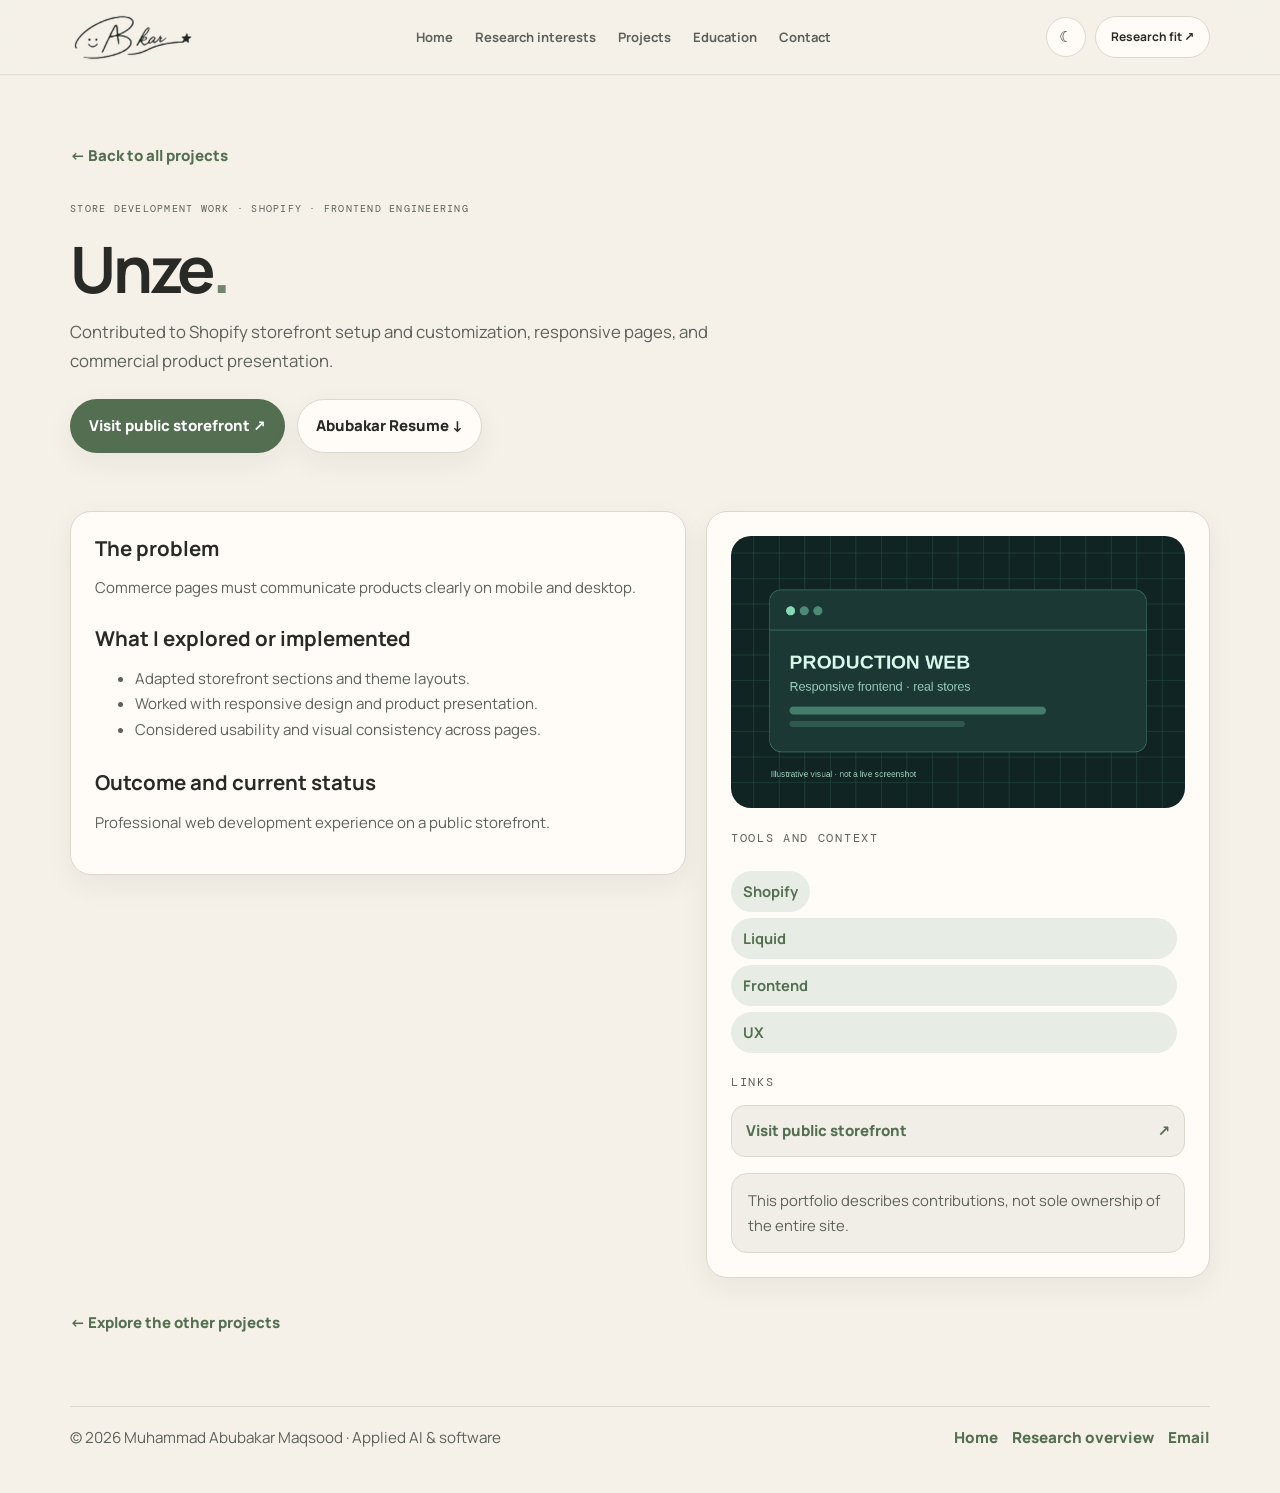
<file: projects/unze/index.html>
<!DOCTYPE html>

<html lang="en"><head><meta charset="utf-8"/><meta content="width=device-width,initial-scale=1" name="viewport"/>
<meta content="#f5f1e9" name="theme-color"/><meta content="Unze — Contributed to Shopify storefront setup and customization, responsive pages, and commercial product presentation." name="description"/>
<title>Unze | Muhammad Abubakar Maqsood</title>
<link href="https://fonts.googleapis.com" rel="preconnect"/><link crossorigin="" href="https://fonts.gstatic.com" rel="preconnect"/><link href="https://fonts.googleapis.com/css2?family=DM+Mono:wght@400;500&amp;family=Manrope:wght@400;500;600;700;800&amp;display=swap" rel="stylesheet"/>
<script>try{const t=localStorage.getItem('abk-theme-cream-v1');if(t==='dark'||t==='light')document.documentElement.setAttribute('data-theme',t)}catch(e){}</script>
<link href="/static/css/site.css" rel="stylesheet"/><link href="/favicon.svg" rel="icon" type="image/svg+xml"/>
<link href="/favicon.ico" rel="alternate icon" type="image/x-icon"/>
<link href="/icon-180.png" rel="apple-touch-icon" sizes="180x180"/>
</head><body data-backend="static">
<a class="skip-link" href="#main">Skip to content</a>
<header class="site-nav"><nav aria-label="Main navigation" class="container nav-inner"><a class="brand" href="/" title="Back to the portfolio homepage"><img alt="Original handwritten Abubakar signature" class="logo-light-mode brand-mark" height="43" src="/static/assets/abubakar-github-signature-dark.png" width="104"/><img alt="" class="brand-mark logo-dark-mode" height="43" src="/static/assets/abubakar-github-signature-light.png" width="104"/></a>
<ul class="nav-links" id="nav-links"><li><a href="/">Home</a></li><li><a href="/#research">Research interests</a></li><li><a href="/#projects">Projects</a></li><li><a href="/#education">Education</a></li><li><a href="/#contact">Contact</a></li></ul>
<div class="nav-actions"><button aria-label="Switch theme" class="icon-button" id="theme-toggle" type="button"><span aria-hidden="true" class="theme-icon">◐</span></button><a class="nav-connect" href="/#contact">Research fit ↗</a><button aria-controls="nav-links" aria-expanded="false" aria-label="Open menu" class="icon-button mobile-toggle" id="mobile-toggle" type="button"><span aria-hidden="true" id="menu-icon">☰</span></button></div></nav></header>
<main id="main"><section class="detail-hero"><div class="container"><a class="detail-back" href="/#projects">← Back to all projects</a><p class="overline" style="margin-top:32px">Store development work · Shopify · Frontend engineering</p><h1>Unze<span style="color:var(--accent)">.</span></h1><p class="detail-subhead">Contributed to Shopify storefront setup and customization, responsive pages, and commercial product presentation.</p><div class="button-row"><a class="button button-primary" href="https://unze.com.pk/" rel="noopener noreferrer" target="_blank">Visit public storefront ↗</a><a class="button button-ghost" download="" href="/static/docs/Abubakar%20Resume.pdf">Abubakar Resume ↓</a></div></div></section>
<section class="section"><div class="container detail-layout"><div>
<article class="detail-panel"><h2>The problem</h2><p>Commerce pages must communicate products clearly on mobile and desktop.</p><h2 style="margin-top:25px">What I explored or implemented</h2><ul><li>Adapted storefront sections and theme layouts.</li><li>Worked with responsive design and product presentation.</li><li>Considered usability and visual consistency across pages.</li></ul><h2 style="margin-top:28px">Outcome and current status</h2><p>Professional web development experience on a public storefront.</p></article>
</div><aside class="detail-aside"><article class="detail-panel"><img alt="Conceptual visual for Unze; not a real application screenshot" class="detail-art" loading="eager" src="/static/assets/commerce-preview.png"/><span class="detail-kicker">Tools and context</span><div style="margin:15px 0"><span class="chip">Shopify</span><span class="chip">Liquid</span><span class="chip">Frontend</span><span class="chip">UX</span></div><span class="detail-kicker">Links</span><div class="external-list"><a href="https://unze.com.pk/" rel="noopener noreferrer" target="_blank">Visit public storefront <span>↗</span></a></div><div class="notice">This portfolio describes contributions, not sole ownership of the entire site.</div></article></aside></div>
<div class="container" style="margin-top:32px"><a class="detail-back" href="/#projects">← Explore the other projects</a></div></section></main>
<footer><div class="container footer-row"><div>© <span id="year">2026</span> Muhammad Abubakar Maqsood · Applied AI &amp; software</div><div class="footer-links"><a href="/">Home</a><a href="/research/">Research overview</a><a href="mailto:abubakarbhatti052@gmail.com">Email</a></div></div></footer><script defer="" src="/static/js/site.js"></script></body></html>
</file>
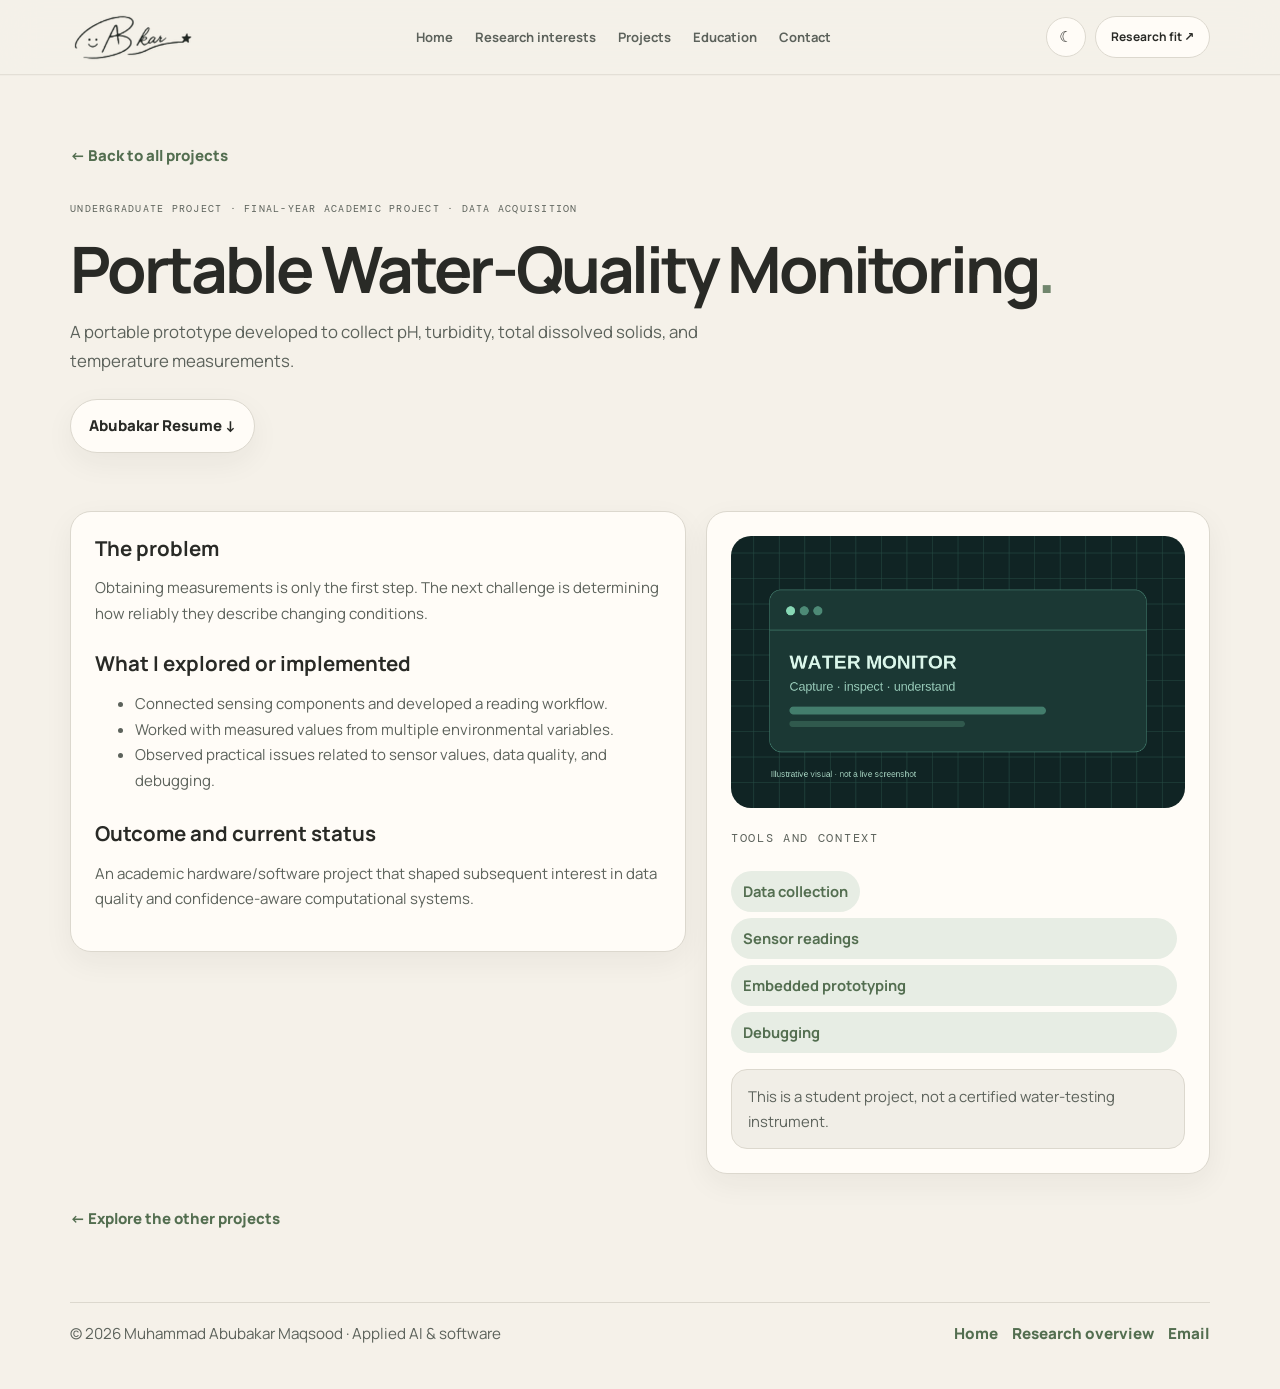
<file: projects/water-quality-monitor/index.html>
<!DOCTYPE html>

<html lang="en"><head><meta charset="utf-8"/><meta content="width=device-width,initial-scale=1" name="viewport"/>
<meta content="#f5f1e9" name="theme-color"/><meta content="Portable Water-Quality Monitoring — A portable prototype developed to collect pH, turbidity, total dissolved solids, and temperature measurements." name="description"/>
<title>Portable Water-Quality Monitoring | Muhammad Abubakar Maqsood</title>
<link href="https://fonts.googleapis.com" rel="preconnect"/><link crossorigin="" href="https://fonts.gstatic.com" rel="preconnect"/><link href="https://fonts.googleapis.com/css2?family=DM+Mono:wght@400;500&amp;family=Manrope:wght@400;500;600;700;800&amp;display=swap" rel="stylesheet"/>
<script>try{const t=localStorage.getItem('abk-theme-cream-v1');if(t==='dark'||t==='light')document.documentElement.setAttribute('data-theme',t)}catch(e){}</script>
<link href="/static/css/site.css" rel="stylesheet"/><link href="/favicon.svg" rel="icon" type="image/svg+xml"/>
<link href="/favicon.ico" rel="alternate icon" type="image/x-icon"/>
<link href="/icon-180.png" rel="apple-touch-icon" sizes="180x180"/>
</head><body data-backend="static">
<a class="skip-link" href="#main">Skip to content</a>
<header class="site-nav"><nav aria-label="Main navigation" class="container nav-inner"><a class="brand" href="/" title="Back to the portfolio homepage"><img alt="Original handwritten Abubakar signature" class="logo-light-mode brand-mark" height="43" src="/static/assets/abubakar-github-signature-dark.png" width="104"/><img alt="" class="brand-mark logo-dark-mode" height="43" src="/static/assets/abubakar-github-signature-light.png" width="104"/></a>
<ul class="nav-links" id="nav-links"><li><a href="/">Home</a></li><li><a href="/#research">Research interests</a></li><li><a href="/#projects">Projects</a></li><li><a href="/#education">Education</a></li><li><a href="/#contact">Contact</a></li></ul>
<div class="nav-actions"><button aria-label="Switch theme" class="icon-button" id="theme-toggle" type="button"><span aria-hidden="true" class="theme-icon">◐</span></button><a class="nav-connect" href="/#contact">Research fit ↗</a><button aria-controls="nav-links" aria-expanded="false" aria-label="Open menu" class="icon-button mobile-toggle" id="mobile-toggle" type="button"><span aria-hidden="true" id="menu-icon">☰</span></button></div></nav></header>
<main id="main"><section class="detail-hero"><div class="container"><a class="detail-back" href="/#projects">← Back to all projects</a><p class="overline" style="margin-top:32px">Undergraduate project · Final-year academic project · Data acquisition</p><h1>Portable Water-Quality Monitoring<span style="color:var(--accent)">.</span></h1><p class="detail-subhead">A portable prototype developed to collect pH, turbidity, total dissolved solids, and temperature measurements.</p><div class="button-row"><a class="button button-ghost" download="" href="/static/docs/Abubakar%20Resume.pdf">Abubakar Resume ↓</a></div></div></section>
<section class="section"><div class="container detail-layout"><div>
<article class="detail-panel"><h2>The problem</h2><p>Obtaining measurements is only the first step. The next challenge is determining how reliably they describe changing conditions.</p><h2 style="margin-top:25px">What I explored or implemented</h2><ul><li>Connected sensing components and developed a reading workflow.</li><li>Worked with measured values from multiple environmental variables.</li><li>Observed practical issues related to sensor values, data quality, and debugging.</li></ul><h2 style="margin-top:28px">Outcome and current status</h2><p>An academic hardware/software project that shaped subsequent interest in data quality and confidence-aware computational systems.</p></article>
</div><aside class="detail-aside"><article class="detail-panel"><img alt="Conceptual visual for Portable Water-Quality Monitoring; not a real application screenshot" class="detail-art" loading="eager" src="/static/assets/water-monitor-preview.png"/><span class="detail-kicker">Tools and context</span><div style="margin:15px 0"><span class="chip">Data collection</span><span class="chip">Sensor readings</span><span class="chip">Embedded prototyping</span><span class="chip">Debugging</span></div><div class="notice">This is a student project, not a certified water-testing instrument.</div></article></aside></div>
<div class="container" style="margin-top:32px"><a class="detail-back" href="/#projects">← Explore the other projects</a></div></section></main>
<footer><div class="container footer-row"><div>© <span id="year">2026</span> Muhammad Abubakar Maqsood · Applied AI &amp; software</div><div class="footer-links"><a href="/">Home</a><a href="/research/">Research overview</a><a href="mailto:abubakarbhatti052@gmail.com">Email</a></div></div></footer><script defer="" src="/static/js/site.js"></script></body></html>
</file>
<file: static/css/site.css>
:root{
  --bg:#f6f2ea;
  --surface:#fffdfa;
  --surface-2:#f1ede4;
  --ink:#1f2521;
  --muted:#5d6864;
  --line:#ddd6c8;
  --accent:#697b6c;
  --accent-strong:#556756;
  --accent-soft:#e6ece5;
  --warm:#a18257;
  --shadow:0 22px 55px rgba(31,37,33,.08);
  --radius:24px;
  --radius-sm:16px;
  --mono:"DM Mono", ui-monospace, SFMono-Regular, Menlo, monospace;
  --sans:"Manrope", system-ui, -apple-system, BlinkMacSystemFont, "Segoe UI", sans-serif;
}

html[data-theme="dark"]{
  --bg:#131715;
  --surface:#1a201d;
  --surface-2:#232a26;
  --ink:#f2eee6;
  --muted:#b8beb8;
  --line:#303733;
  --accent:#9db39f;
  --accent-strong:#bdd0bd;
  --accent-soft:#263028;
  --warm:#c0a078;
  --shadow:0 28px 70px rgba(0,0,0,.35);
}

*{box-sizing:border-box}
html{scroll-behavior:smooth}
body{margin:0;font-family:var(--sans);background:var(--bg);color:var(--ink);line-height:1.7;text-rendering:optimizeLegibility}
a{color:inherit;text-decoration:none}
img{max-width:100%;display:block}
button,input,textarea{font:inherit}
.container{width:min(1140px, calc(100% - 32px));margin-inline:auto}
.skip-link{position:absolute;left:-9999px;top:0}
.skip-link:focus{left:16px;top:16px;z-index:1000;background:var(--ink);color:var(--bg);padding:10px 14px;border-radius:10px}

.site-nav{position:sticky;top:0;z-index:50;padding:14px 0;background:color-mix(in srgb, var(--bg) 82%, transparent);backdrop-filter:blur(18px);border-bottom:1px solid color-mix(in srgb, var(--line) 70%, transparent)}
.nav-inner{display:flex;align-items:center;justify-content:space-between;gap:20px}
.brand{display:flex;align-items:center;gap:12px;min-width:0}
.brand-icon{width:42px;height:42px;border-radius:14px;background:var(--ink);color:var(--bg);display:grid;place-items:center;font-weight:800}
.brand-label{display:flex;flex-direction:column;font-size:14px;font-weight:800;letter-spacing:.08em}
.brand-label span{font-size:11px;font-weight:700;letter-spacing:.12em;color:var(--muted);margin-top:2px}
.nav-links{display:flex;align-items:center;gap:20px;list-style:none;padding:0;margin:0}
.nav-links a{color:var(--muted);font-weight:700;font-size:14px}
.nav-links a:hover,.nav-links a:focus-visible{color:var(--ink)}
.nav-actions{display:flex;align-items:center;gap:10px}
.icon-button{border:1px solid var(--line);background:var(--surface);color:var(--ink);border-radius:14px;width:44px;height:44px;display:grid;place-items:center;cursor:pointer;box-shadow:var(--shadow)}
.mobile-toggle{display:none}
.nav-connect{padding:12px 18px;border:1px solid var(--line);border-radius:999px;background:var(--surface);font-weight:700;font-size:14px;box-shadow:var(--shadow)}

.hero{padding:72px 0 36px}
.hero-inner{display:grid;grid-template-columns:minmax(0,1.2fr) minmax(320px,.8fr);gap:34px;align-items:start}
.hero-copy,.profile-card{background:var(--surface);border:1px solid var(--line);border-radius:calc(var(--radius) + 2px);box-shadow:var(--shadow)}
.hero-copy{padding:40px}
.eyebrow,.overline,.mono{font-family:var(--mono);font-size:12px;letter-spacing:.16em;text-transform:uppercase;color:var(--muted)}
.hero h1,.detail-hero h1{font-size:clamp(2.6rem, 5vw, 4.8rem);line-height:1.02;letter-spacing:-.05em;margin:.3em 0 .2em}
.accent{color:var(--accent)}
.hero-role{font-size:clamp(1rem,2vw,1.25rem);font-weight:800;color:var(--accent-strong);margin:0 0 20px}
.hero-intro{font-size:1.07rem;color:var(--muted);max-width:62ch;margin:0}
.button-row{display:flex;flex-wrap:wrap;gap:12px;margin-top:24px}
.button{display:inline-flex;align-items:center;justify-content:center;gap:10px;padding:13px 18px;border-radius:999px;font-weight:800;transition:.2s ease;border:1px solid transparent}
.button:hover,.button:focus-visible{transform:translateY(-1px)}
.button-primary{background:var(--ink);color:var(--bg);box-shadow:var(--shadow)}
.button-ghost{background:var(--surface);border-color:var(--line);box-shadow:var(--shadow)}
.button-text{padding-inline:4px;color:var(--accent-strong)}
.social-btn svg{width:18px;height:18px;fill:currentColor;flex:none}
.hero-mini-links{display:flex;flex-wrap:wrap;gap:16px;margin-top:18px}
.hero-mini-links a{font-weight:700;color:var(--muted)}
.hero-mini-links a:hover{color:var(--ink)}

.profile-card{padding:22px}
.profile-figure{margin:0;aspect-ratio:1/1.08;overflow:hidden;border-radius:24px;background:var(--surface-2)}
.profile-image{width:100%;height:100%;object-fit:cover;object-position:center top}
.profile-content{padding:20px 4px 4px}
.snapshot-list{margin:16px 0 0;padding-left:18px;color:var(--muted)}
.snapshot-list li+li{margin-top:9px}

.section{padding:32px 0}
.section-header{display:flex;justify-content:space-between;align-items:end;gap:16px;margin-bottom:24px}
.section-heading-wrap{max-width:760px}
.section-header h2{margin:.18em 0;font-size:clamp(1.8rem,3vw,3rem);line-height:1.1;letter-spacing:-.04em}
.section-desc{margin:0;color:var(--muted);max-width:62ch}
.section-num{font-size:1rem;font-weight:800;color:var(--muted);padding:10px 14px;border-radius:999px;border:1px solid var(--line);background:var(--surface)}
.panel,.skill-panel,.edu-panel,.timeline-item,.project,.detail-panel,.focus-item,.method-card,.notebook-feature,.contact-box{background:var(--surface);border:1px solid var(--line);border-radius:var(--radius);box-shadow:var(--shadow)}

.about-layout,.question-grid,.education-grid{display:grid;grid-template-columns:repeat(2,minmax(0,1fr));gap:20px}
.about-lead{font-size:1.25rem;font-weight:800;line-height:1.45;margin:0 0 14px}
.about-body{margin:0;color:var(--muted)}
.panel{padding:28px}
.quick-tags{display:flex;flex-wrap:wrap;gap:10px;margin-top:18px}

.interest-tiles{display:grid;grid-template-columns:repeat(3,minmax(0,1fr));gap:18px}
.interest-tiles.compact{margin-bottom:20px}
.interest-tile{background:linear-gradient(180deg,var(--surface),var(--surface-2));border:1px solid var(--line);border-radius:22px;padding:24px;box-shadow:var(--shadow)}
.interest-index{display:inline-flex;align-items:center;justify-content:center;width:34px;height:34px;border-radius:50%;background:var(--accent-soft);font-weight:800;color:var(--accent-strong);margin-bottom:14px}
.interest-tile h3{margin:0 0 8px;font-size:1.08rem}
.interest-tile p{margin:0;color:var(--muted)}
.question-card h3{margin:.2em 0 .45em;font-size:1.35rem;line-height:1.3}
.research-note{margin-top:18px}
.research-note p{margin:0;color:var(--muted)}

.filter-controls{display:flex;flex-wrap:wrap;gap:10px;margin-bottom:18px}
.filter-button{padding:10px 14px;border-radius:999px;border:1px solid var(--line);background:var(--surface);color:var(--muted);cursor:pointer;font-weight:800}
.filter-button[aria-pressed="true"]{background:var(--ink);color:var(--bg);border-color:var(--ink)}
.projects-grid{display:grid;grid-template-columns:repeat(2,minmax(0,1fr));gap:18px}
.project{padding:24px;display:flex;flex-direction:column;gap:14px}
.project-feature{grid-column:1/-1;display:grid;grid-template-columns:1.1fr .9fr;align-items:center;gap:18px}
.project-preview{border-radius:22px;overflow:hidden;background:var(--surface-2);min-height:100%}
.project-visual{width:100%;height:100%;object-fit:cover}
.project-top,.timeline-head,.edu-top{display:flex;justify-content:space-between;gap:12px;align-items:start}
.project-number,.project-status,.detail-kicker,.edu-label{font-size:12px;font-family:var(--mono);letter-spacing:.14em;text-transform:uppercase;color:var(--muted)}
.project-status{font-weight:700}
.project-type{font-weight:800;color:var(--accent-strong);font-size:.96rem}
.project h3{margin:0;font-size:1.35rem;line-height:1.25}
.project p{margin:0;color:var(--muted)}
.project-tags,.chips,div>.chip+ .chip{display:flex;flex-wrap:wrap;gap:10px}
.chip{display:inline-flex;align-items:center;padding:8px 12px;border-radius:999px;background:var(--accent-soft);color:var(--accent-strong);font-size:.92rem;font-weight:700;margin:6px 8px 0 0}
.project-links,.footer-links,.external-list,.profile-social-links,.notebook-steps,.facts{display:flex;flex-wrap:wrap;gap:14px}
.project-links a,.footer-links a,.external-list a,.profile-social-links a{font-weight:800;color:var(--accent-strong)}

.notebook-feature{display:grid;grid-template-columns:.85fr 1.15fr;gap:24px;padding:24px;align-items:center}
.notebook-image{border-radius:24px;overflow:hidden;background:var(--surface-2)}
.notebook-image img{width:100%;height:100%;object-fit:cover}
.notebook-info h2{margin:.22em 0;font-size:clamp(1.7rem,3vw,2.5rem);line-height:1.12}
.notebook-info p{margin:0;color:var(--muted)}
.notebook-steps{margin-top:18px}
.notebook-steps span{padding:8px 12px;border-radius:999px;background:var(--surface-2);font-weight:700;color:var(--muted)}
.tiny-note,.skill-note,.notice{font-size:.93rem;color:var(--muted)}
.notice{padding:14px 16px;background:var(--surface-2);border-radius:16px;border:1px solid var(--line);margin-top:16px}

.timeline{display:grid;grid-template-columns:repeat(2,minmax(0,1fr));gap:18px}
.timeline-item{padding:24px}
.timeline-head h3{margin:0;font-size:1.25rem}
.timeline-head span{font-size:.95rem;color:var(--muted);font-weight:800}
.timeline-role{margin:6px 0 10px;color:var(--accent-strong);font-weight:800}
.bullets{margin:0;padding-left:18px;color:var(--muted)}
.bullets li+li{margin-top:8px}

.skills-grid{display:grid;grid-template-columns:repeat(3,minmax(0,1fr));gap:18px}
.skill-panel{padding:24px}
.skill-panel h3{margin:0 0 10px;font-size:1.18rem}
.skill-panel p{margin:0 0 10px;color:var(--muted)}

.education-grid{align-items:start}
.education-main{display:grid;gap:18px}
.edu-panel{padding:24px}
.edu-panel h3{margin:.28em 0;font-size:1.25rem}
.edu-panel p{margin:0;color:var(--muted)}
.edu-year{padding:8px 12px;border-radius:999px;background:var(--surface-2);font-weight:800;font-size:.95rem}
.edu-highlight{margin-top:10px !important;color:var(--accent-strong) !important;font-weight:800}
.course-block{margin-top:16px;padding-top:14px;border-top:1px solid var(--line);display:flex;flex-direction:column;gap:4px}

.contact-box{padding:28px;display:grid;grid-template-columns:1fr auto;gap:20px;align-items:center}
.contact-box h2{margin:.24em 0;font-size:clamp(1.7rem,3vw,2.6rem);line-height:1.12}
.contact-box p{margin:0;color:var(--muted);max-width:60ch}
.contact-buttons{display:flex;flex-wrap:wrap;justify-content:flex-end;gap:12px}
footer{padding:24px 0 42px}
.footer-row{display:flex;justify-content:space-between;gap:16px;align-items:flex-start;color:var(--muted);font-size:.95rem;border-top:1px solid var(--line);padding-top:18px}
.footer-links{justify-content:flex-end}

/* detail & research pages */
.detail-hero{padding:68px 0 12px}
.detail-back{display:inline-flex;align-items:center;gap:8px;font-weight:800;color:var(--accent-strong)}
.detail-subhead{max-width:66ch;color:var(--muted);font-size:1.05rem}
.detail-layout{display:grid;grid-template-columns:minmax(0,1.1fr) minmax(290px,.9fr);gap:20px}
.detail-panel{padding:24px}
.detail-panel h2{margin:0 0 10px;font-size:1.28rem;line-height:1.2}
.detail-panel p,.detail-panel li{color:var(--muted)}
.detail-art{border-radius:20px;background:var(--surface-2);margin-bottom:16px;width:100%}
.external-list{flex-direction:column;gap:10px;margin-top:12px}
.external-list a{display:flex;align-items:center;justify-content:space-between;padding:12px 14px;border:1px solid var(--line);border-radius:14px;background:var(--surface-2)}
.demo-grid{display:grid;grid-template-columns:repeat(2,minmax(0,1fr));gap:14px}
.demo-label{display:block;font-size:.92rem;font-weight:700;color:var(--muted);margin-bottom:7px}
.demo-input{width:100%;padding:13px 14px;border-radius:14px;border:1px solid var(--line);background:var(--surface-2);color:var(--ink)}
.demo-result{margin-top:18px;padding:16px;border-radius:16px;background:var(--surface-2);border:1px solid var(--line)}
.demo-result p,.demo-result li{color:var(--muted)}
.current-focus,.method-grid{display:grid;grid-template-columns:repeat(3,minmax(0,1fr));gap:18px}
.focus-item,.method-card{padding:22px}
.focus-item h3,.method-card h3{margin:.4em 0 .3em;font-size:1.15rem}
.focus-item p,.method-card p{margin:0;color:var(--muted)}
[data-reveal]{opacity:0;transform:translateY(20px);transition:opacity .6s ease,transform .6s ease}
[data-reveal].is-visible{opacity:1;transform:none}

.typewriter-live{display:inline-flex;align-items:center;gap:2px;min-height:1.3em}
.typewriter-caret{display:inline-block;width:2px;height:1.05em;background:currentColor;animation:blink 1s step-end infinite}
@keyframes blink{50%{opacity:0}}

@media (max-width: 1100px){
  .hero-inner,.project-feature,.timeline,.skills-grid,.current-focus,.method-grid,.detail-layout,.notebook-feature{grid-template-columns:1fr}
  .project-feature{padding-bottom:20px}
  .contact-box{grid-template-columns:1fr}
  .contact-buttons{justify-content:flex-start}
}

@media (max-width: 900px){
  .nav-links{position:absolute;top:calc(100% + 10px);right:16px;left:16px;display:none;flex-direction:column;align-items:flex-start;background:var(--surface);border:1px solid var(--line);border-radius:22px;padding:18px;box-shadow:var(--shadow)}
  .nav-links.open{display:flex}
  .mobile-toggle{display:grid}
  .nav-connect{display:none}
  .about-layout,.question-grid,.education-grid,.projects-grid,.interest-tiles{grid-template-columns:1fr}
  .section-header{flex-direction:column;align-items:flex-start}
  .project-feature{grid-column:auto}
}

@media (max-width: 640px){
  .container{width:min(100% - 22px, 1140px)}
  .site-nav{padding:10px 0}
  .brand-label{font-size:12px}
  .brand-label span{font-size:10px}
  .hero{padding:42px 0 24px}
  .hero-copy,.profile-card,.panel,.project,.skill-panel,.edu-panel,.timeline-item,.detail-panel,.focus-item,.method-card,.contact-box,.notebook-feature{padding:20px}
  .hero h1,.detail-hero h1{font-size:clamp(2.2rem,10vw,3rem)}
  .hero-mini-links{gap:12px;flex-direction:column;align-items:flex-start}
  .button-row{gap:10px}
  .button{width:100%;justify-content:center}
  .contact-buttons .button,.hero-buttons .button{width:100%}
  .demo-grid{grid-template-columns:1fr}
  .project-top,.timeline-head,.edu-top,.footer-row{flex-direction:column;align-items:flex-start}
  .footer-links{justify-content:flex-start}
}

.research-grid{display:grid;grid-template-columns:minmax(0,1.15fr) minmax(280px,.85fr);gap:18px}
.research-main,.research-aside{padding:24px;background:var(--surface);border:1px solid var(--line);border-radius:var(--radius);box-shadow:var(--shadow)}
.research-kicker{font-family:var(--mono);font-size:12px;letter-spacing:.16em;text-transform:uppercase;color:var(--muted)}
.research-problem{display:grid;grid-template-columns:140px 1fr;gap:14px;padding-top:16px;margin-top:18px;border-top:1px solid var(--line)}
.research-problem strong{font-size:.95rem}
.research-problem span,.research-sub,.research-aside dd{color:var(--muted)}
.research-big{font-size:3.6rem;line-height:1;font-weight:800;letter-spacing:-.05em;margin:.2em 0 8px}.research-big span{font-size:1.25rem;color:var(--muted)}
.research-divider{height:1px;background:var(--line);margin:18px 0}
.research-facts{display:grid;gap:14px;margin:0}.research-facts dt{font-family:var(--mono);font-size:12px;letter-spacing:.14em;text-transform:uppercase;color:var(--muted);margin-bottom:4px}.research-facts dd{margin:0;font-weight:700}
.facts{display:grid;grid-template-columns:1fr 1fr;gap:12px 18px;margin:0}.fact dt{font-family:var(--mono);font-size:12px;letter-spacing:.14em;text-transform:uppercase;color:var(--muted);margin-bottom:4px}.fact dd{margin:0;color:var(--ink);font-weight:700}
.inline-link{display:inline-flex;align-items:center;gap:8px;font-weight:800;color:var(--accent-strong);margin-right:14px;margin-top:12px}
@media (max-width: 900px){.research-grid{grid-template-columns:1fr}.research-problem{grid-template-columns:1fr}.facts{grid-template-columns:1fr}}

/* Signature portfolio identity */
.brand-mark{display:block;width:42px;height:42px;object-fit:contain;border-radius:12px;flex:none}
.profile-signature-wrap{padding:16px 8px 0;text-align:center}
.profile-signature{display:block;max-width:min(100%,340px);width:100%;height:auto;margin-inline:auto}
.logo-dark-mode{display:none}
html[data-theme="dark"] .logo-light-mode{display:none}
html[data-theme="dark"] .logo-dark-mode{display:block}
@media(max-width:640px){.brand-mark{width:38px;height:38px}}


/* Real GitHub handwriting supplied by the portfolio owner */
.brand-mark{width:104px;height:43px;object-fit:contain;object-position:center;border-radius:0;flex:none}
.profile-signature-wrap{padding:12px 8px 0;display:flex;align-items:center;justify-content:center}
.profile-signature{width:min(100%,292px);max-height:114px;object-fit:contain}
.logo-dark-mode{display:none}
html[data-theme="dark"] .logo-light-mode{display:none}
html[data-theme="dark"] .logo-dark-mode{display:block}
@media(max-width:640px){.brand-mark{width:77px;height:35px}.brand-label{font-size:11px}.brand-label span{display:none}}
/* Six interests with a tidy 3-column academic grid */
.interest-tiles{grid-template-columns:repeat(3,minmax(0,1fr))}
@media(max-width:900px){.interest-tiles{grid-template-columns:repeat(2,minmax(0,1fr))}}
@media(max-width:600px){.interest-tiles{grid-template-columns:1fr}}

@media(max-width:360px){.brand-label{display:none}}


/* V3 — Compact editorial hero, faithful to approved preview. */
:root {
  --bg:#f5f1e9;
  --surface:#fffcf7;
  --surface-2:#f1eee7;
  --ink:#292a26;
  --muted:#5c625b;
  --line:#dcd8ce;
  --accent:#71866d;
  --accent-strong:#536e50;
  --accent-soft:#e7ede4;
  --warm:#a28662;
  --shadow:0 10px 30px rgba(38,37,30,.055);
  --radius:21px;
}
html[data-theme="dark"]{
  --bg:#181d1a;
  --surface:#202721;
  --surface-2:#28302a;
  --ink:#f7f3e9;
  --muted:#b4c0b6;
  --line:#364039;
  --accent:#aac4a4;
  --accent-strong:#bdd5b6;
  --accent-soft:#29372b;
  --shadow:0 8px 28px rgba(0,0,0,.14);
}
body{font-size:15px}
.site-nav{padding:12px 0;box-shadow:0 1px 0 rgba(0,0,0,.02)}
.nav-inner{gap:24px;min-height:50px}
.brand{flex:0 0 auto;gap:0;display:inline-flex;align-items:center;justify-content:flex-start}
.brand-mark,.logo-light-mode.brand-mark,.logo-dark-mode.brand-mark{width:132px;height:49px;max-height:49px;object-fit:contain;object-position:center left;filter:none}
.nav-links{gap:22px}
.nav-links a{font-size:13px;font-weight:700;white-space:nowrap}
.nav-actions{gap:9px}
.nav-connect{font-size:12px;padding:10px 15px;border-radius:999px;white-space:nowrap;box-shadow:none}
.icon-button{width:40px;height:40px;box-shadow:none;border-radius:50%}

.hero{padding:54px 0 36px}
.hero-inner{
  grid-template-columns:minmax(0,1.22fr) minmax(315px,.78fr);
  align-items:stretch;
  gap:24px;
}
.hero-copy,.profile-card{
  border:1px solid var(--line);
  border-radius:23px;
  box-shadow:0 10px 30px rgba(35,35,29,.065);
  min-width:0;
}
.hero-copy{padding:clamp(26px,3.5vw,46px);display:flex;flex-direction:column;justify-content:center}
.eyebrow,.overline{font-family:var(--mono);font-size:10px;line-height:1.65;letter-spacing:.125em}
.hero h1{
  font-family:Georgia,'Times New Roman',serif;
  font-weight:500;
  letter-spacing:-.048em;
  font-size:clamp(2.8rem,4.35vw,4.3rem);
  line-height:1.05;
  max-width:11.7em;
  margin:26px 0 18px;
}
.hero-role{
  font-size:clamp(.96rem,1.15vw,1.08rem);
  line-height:1.5;
  font-weight:700;
  min-height:3.05em;
  margin:0 0 17px;
  color:var(--ink);
  overflow-wrap:anywhere;
}
.typewriter-live{min-height:1.3em;align-items:baseline}
.hero-intro{font-size:14.3px;line-height:1.82;color:var(--muted);max-width:62ch}
.hero-buttons{margin-top:26px;gap:10px}
.hero-buttons .button{min-height:45px;padding:10px 16px;font-size:13px;border-radius:13px;box-shadow:none}
.hero-buttons .button-primary{background:var(--accent-strong);color:#fff}
html[data-theme="dark"] .hero-buttons .button-primary{color:#121713}
.hero-buttons .social-btn svg{width:17px;height:17px}
.hero-mini-links{margin-top:21px;gap:0}
.hero-mini-links a{font-size:13px;font-weight:700}
.hero-mini-links a+a::before{content:'|';padding:0 15px;color:var(--line)}

.profile-card{padding:24px 22px;display:flex;flex-direction:column;align-items:stretch;justify-content:center}
.profile-figure{
  margin:0 auto;
  width:min(100%,282px);
  height:238px;
  max-height:238px;
  aspect-ratio:auto;
  overflow:hidden;
  border:1px solid var(--line);
  border-radius:20px;
  background:#33383a;
  box-shadow:0 0 0 7px color-mix(in srgb,var(--surface-2) 85%,transparent);
}
.profile-image{width:100%;height:100%;object-fit:cover;object-position:center 31%}
.profile-signature-wrap{display:none !important}
.profile-content{padding:28px 5px 0;max-width:340px;margin:0 auto;width:100%}
.profile-content .overline{
  font-family:Georgia,'Times New Roman',serif;
  color:var(--ink);
  text-transform:none;
  letter-spacing:-.03em;
  font-size:clamp(1.45rem,2.1vw,1.8rem);
  line-height:1.15;
  font-weight:700;
  margin:0 0 15px;
}
.profile-content .overline::after{content:'';display:block;width:45px;height:2px;background:var(--accent);margin-top:13px}
.snapshot-list{padding-left:19px;margin:0;color:var(--muted);font-size:13.5px;line-height:1.75}
.snapshot-list li{padding-left:2px}
.snapshot-list li::marker{color:var(--accent)}
.snapshot-list strong{color:var(--ink);font-weight:800}
.snapshot-list li+li{margin-top:7px}

.section{padding:46px 0}
.section-header h2{font-family:Georgia,'Times New Roman',serif;font-weight:500;letter-spacing:-.038em}
.section-num{font-size:12px;padding:7px 12px}
.button-primary{background:var(--accent-strong);color:#fff}
html[data-theme="dark"] .button-primary{color:#172018}
.button:hover{transform:translateY(-2px)}

@media(max-width:1140px){
  .nav-links{gap:14px}
  .nav-links a{font-size:12px}
  .hero h1{font-size:clamp(2.7rem,4.55vw,3.65rem)}
}
@media(max-width:1000px){
  .nav-links{display:none;position:absolute;top:calc(100% + 10px);right:16px;left:16px;flex-direction:column;align-items:flex-start;background:var(--surface);border:1px solid var(--line);border-radius:18px;padding:18px;box-shadow:var(--shadow)}
  .nav-links.open{display:flex}
  .mobile-toggle{display:grid}
  .nav-connect{display:none}
}
@media(max-width:860px){
  .hero{padding:30px 0 15px}
  .hero-inner{grid-template-columns:1fr;gap:18px}
  .hero-copy{padding:30px}
  .hero h1{font-size:clamp(2.7rem,6.8vw,4rem)}
  .profile-card{padding:23px;display:grid;grid-template-columns:minmax(160px,225px) minmax(0,1fr);gap:22px;align-items:center}
  .profile-figure{width:100%;height:210px;max-height:210px;margin:0}
  .profile-content{margin:0;padding:0;max-width:none}
  .profile-content .overline{font-size:1.45rem}
}
@media(max-width:590px){
  .container{width:calc(100% - 28px)}
  .nav-inner{min-height:44px}
  .brand-mark,.logo-light-mode.brand-mark,.logo-dark-mode.brand-mark{width:115px;height:42px;max-height:42px}
  .hero-copy{padding:23px}
  .hero h1{font-size:clamp(2.55rem,10.6vw,3.35rem);max-width:11em;margin:19px 0 15px}
  .hero-role{font-size:14px;min-height:3.2em}
  .hero-intro{font-size:13.5px}
  .hero-buttons .button{width:auto;flex:1 1 138px;min-width:0}
  .hero-buttons .button-text{flex:0 0 auto}
  .hero-mini-links{gap:9px 0;flex-direction:row;align-items:center}
  .hero-mini-links a{font-size:12px}
  .hero-mini-links a+a::before{padding:0 9px}
  .profile-card{display:flex;flex-direction:column;align-items:center;gap:15px;padding:20px}
  .profile-figure{width:min(100%,235px);height:202px;max-height:202px;margin:0 auto}
  .profile-content{width:100%;padding:5px 0 0}
  .profile-content .overline{font-size:1.5rem}
  .section{padding:35px 0}
}
@media(max-width:360px){
  .hero-copy{padding:18px}
  .hero h1{font-size:2.42rem}
  .hero-buttons .button{font-size:12px;padding:10px 12px}
  .profile-figure{width:min(100%,210px);height:186px}
}
@media(prefers-reduced-motion:reduce){
  html{scroll-behavior:auto}
  .button:hover{transform:none}
}

/* Typewriter caret remains attached to the final word even across line wraps. */
.typewriter-live{display:inline;min-height:0;vertical-align:baseline}
.typewriter-caret{display:inline-block;vertical-align:-.14em;margin-left:2px;height:.95em}
</file>
